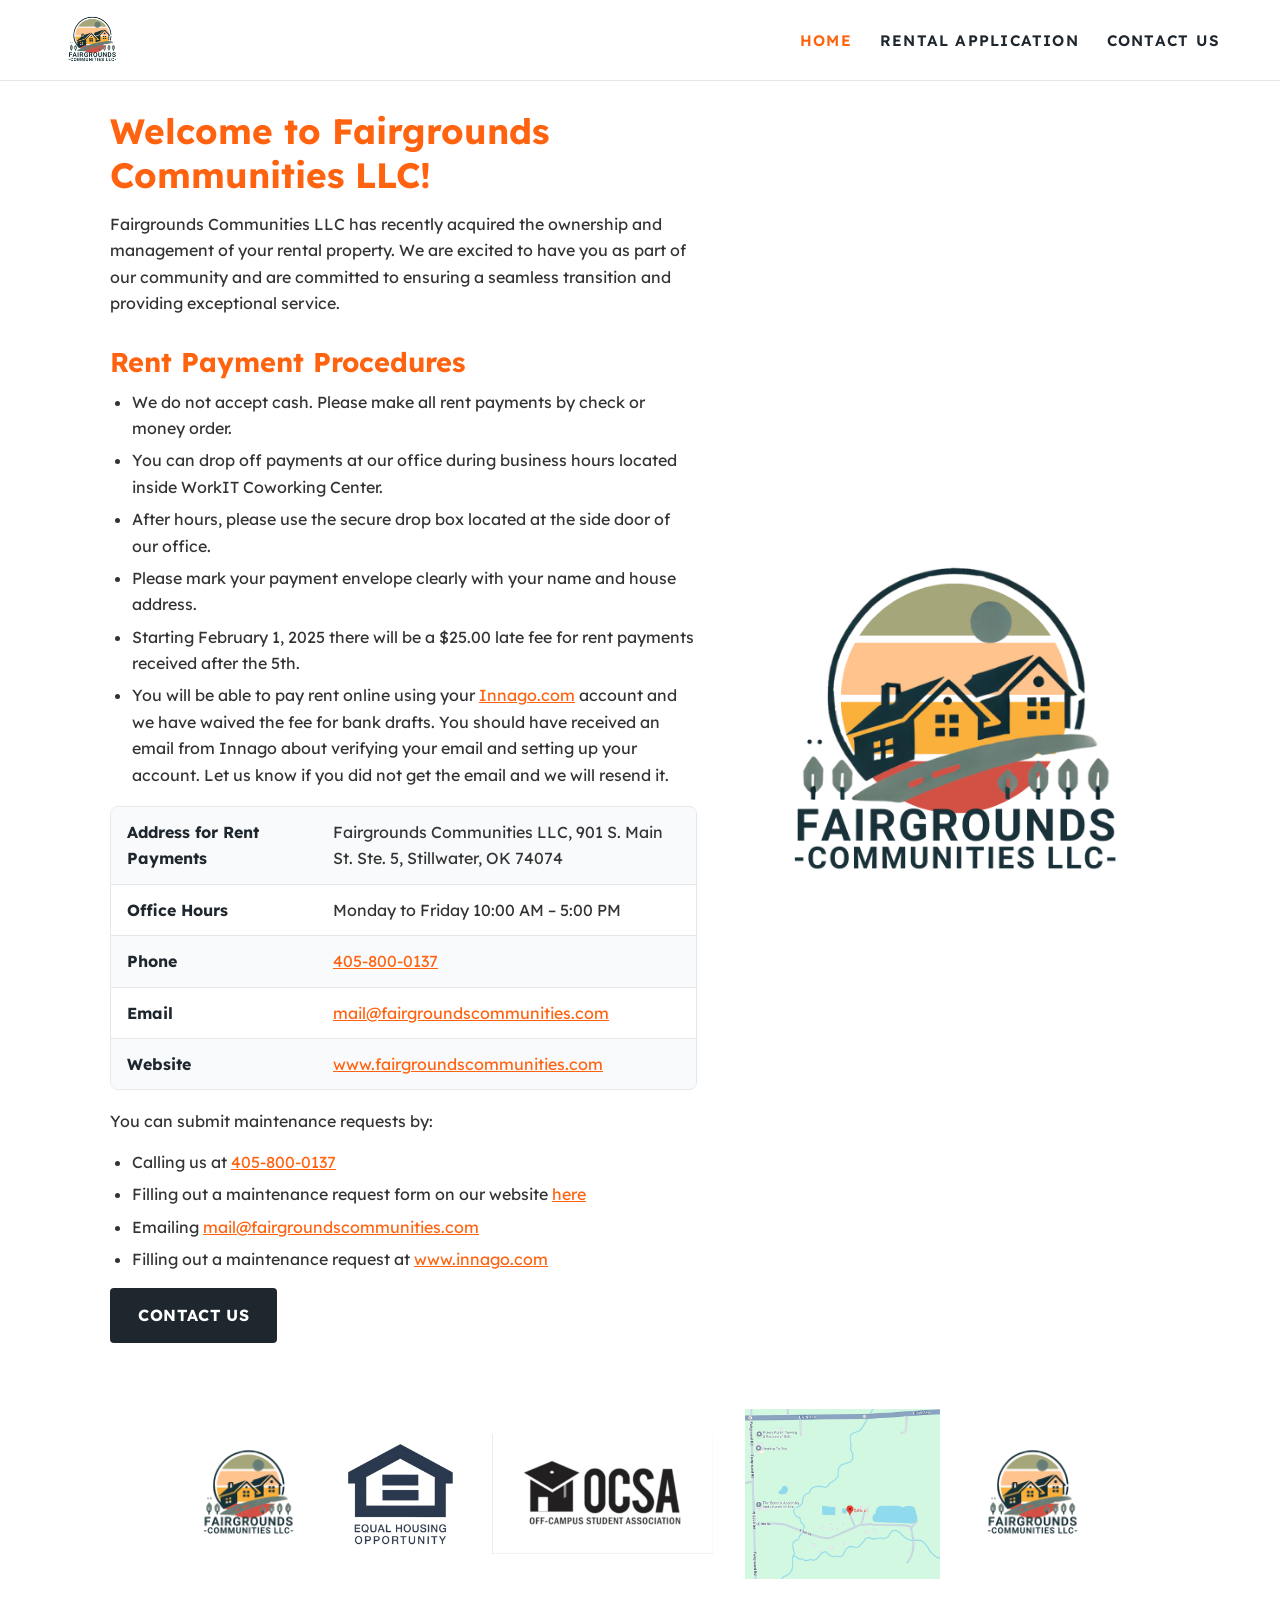
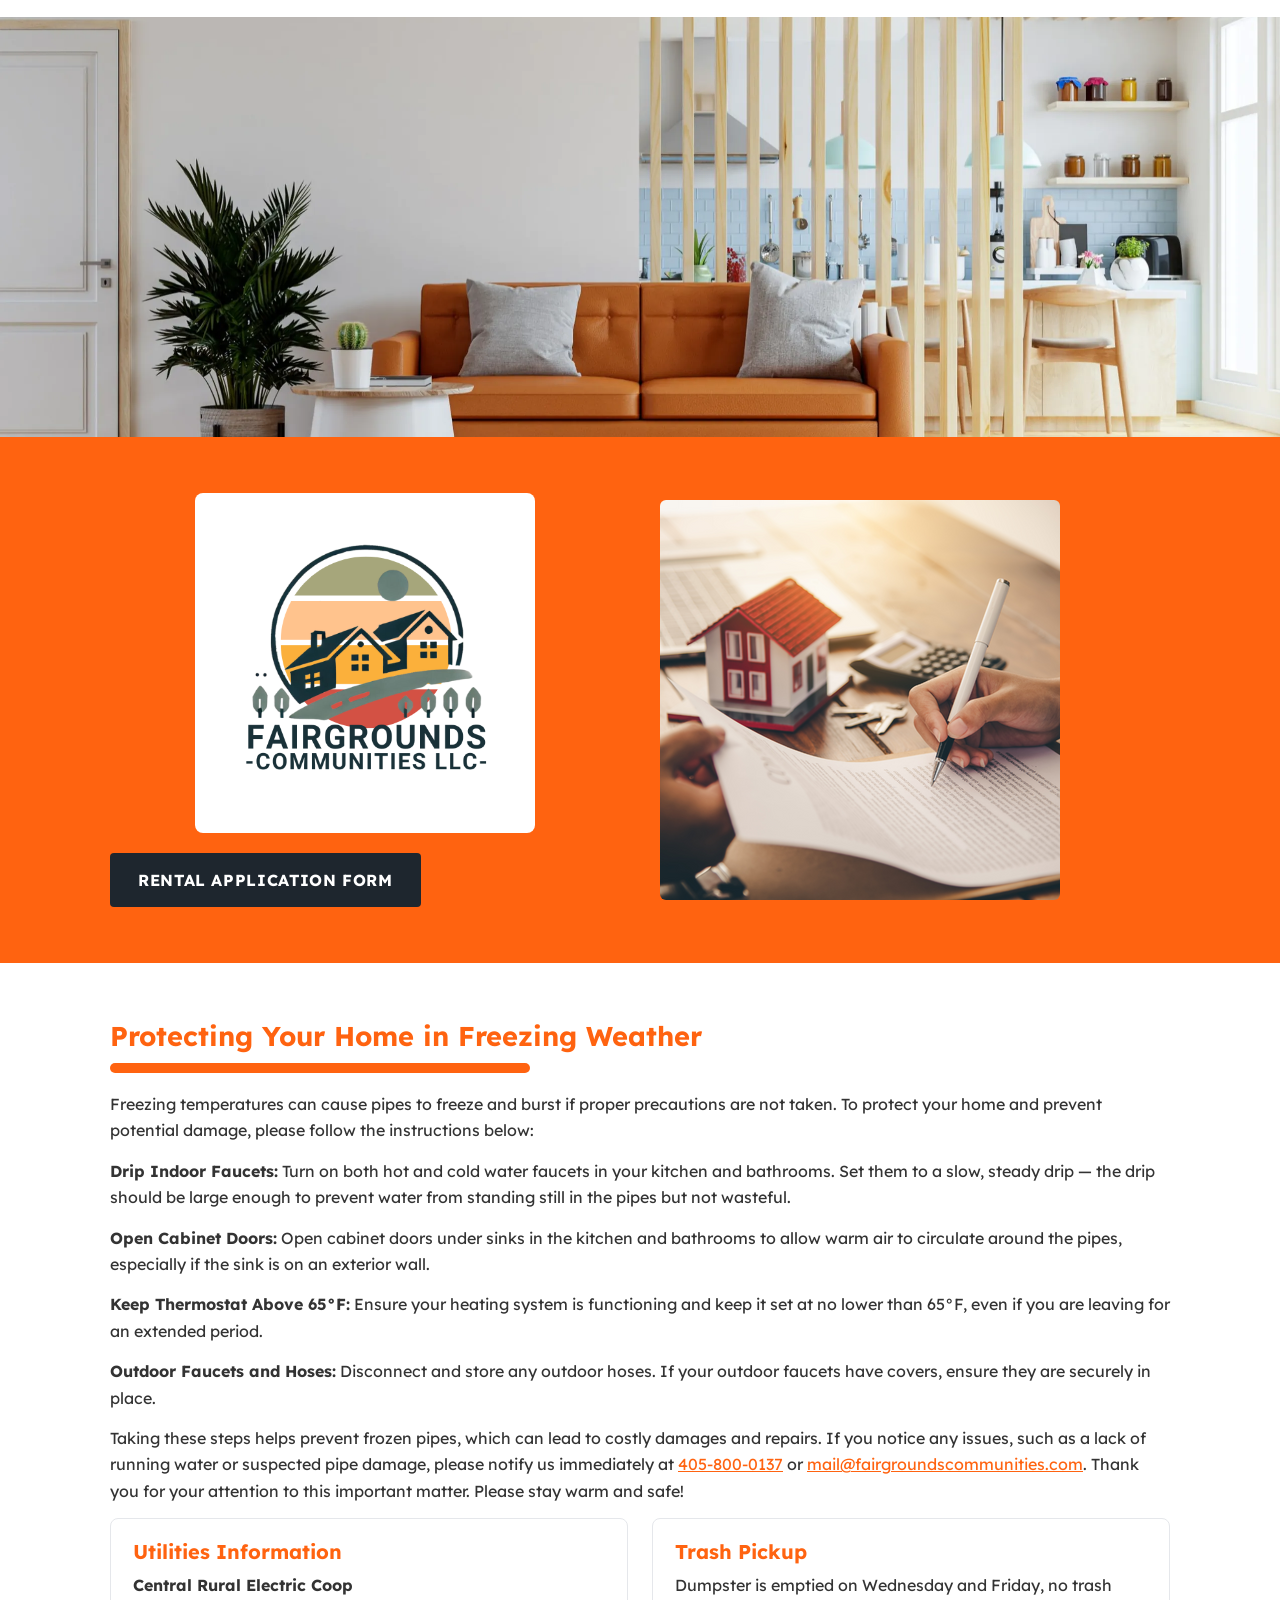
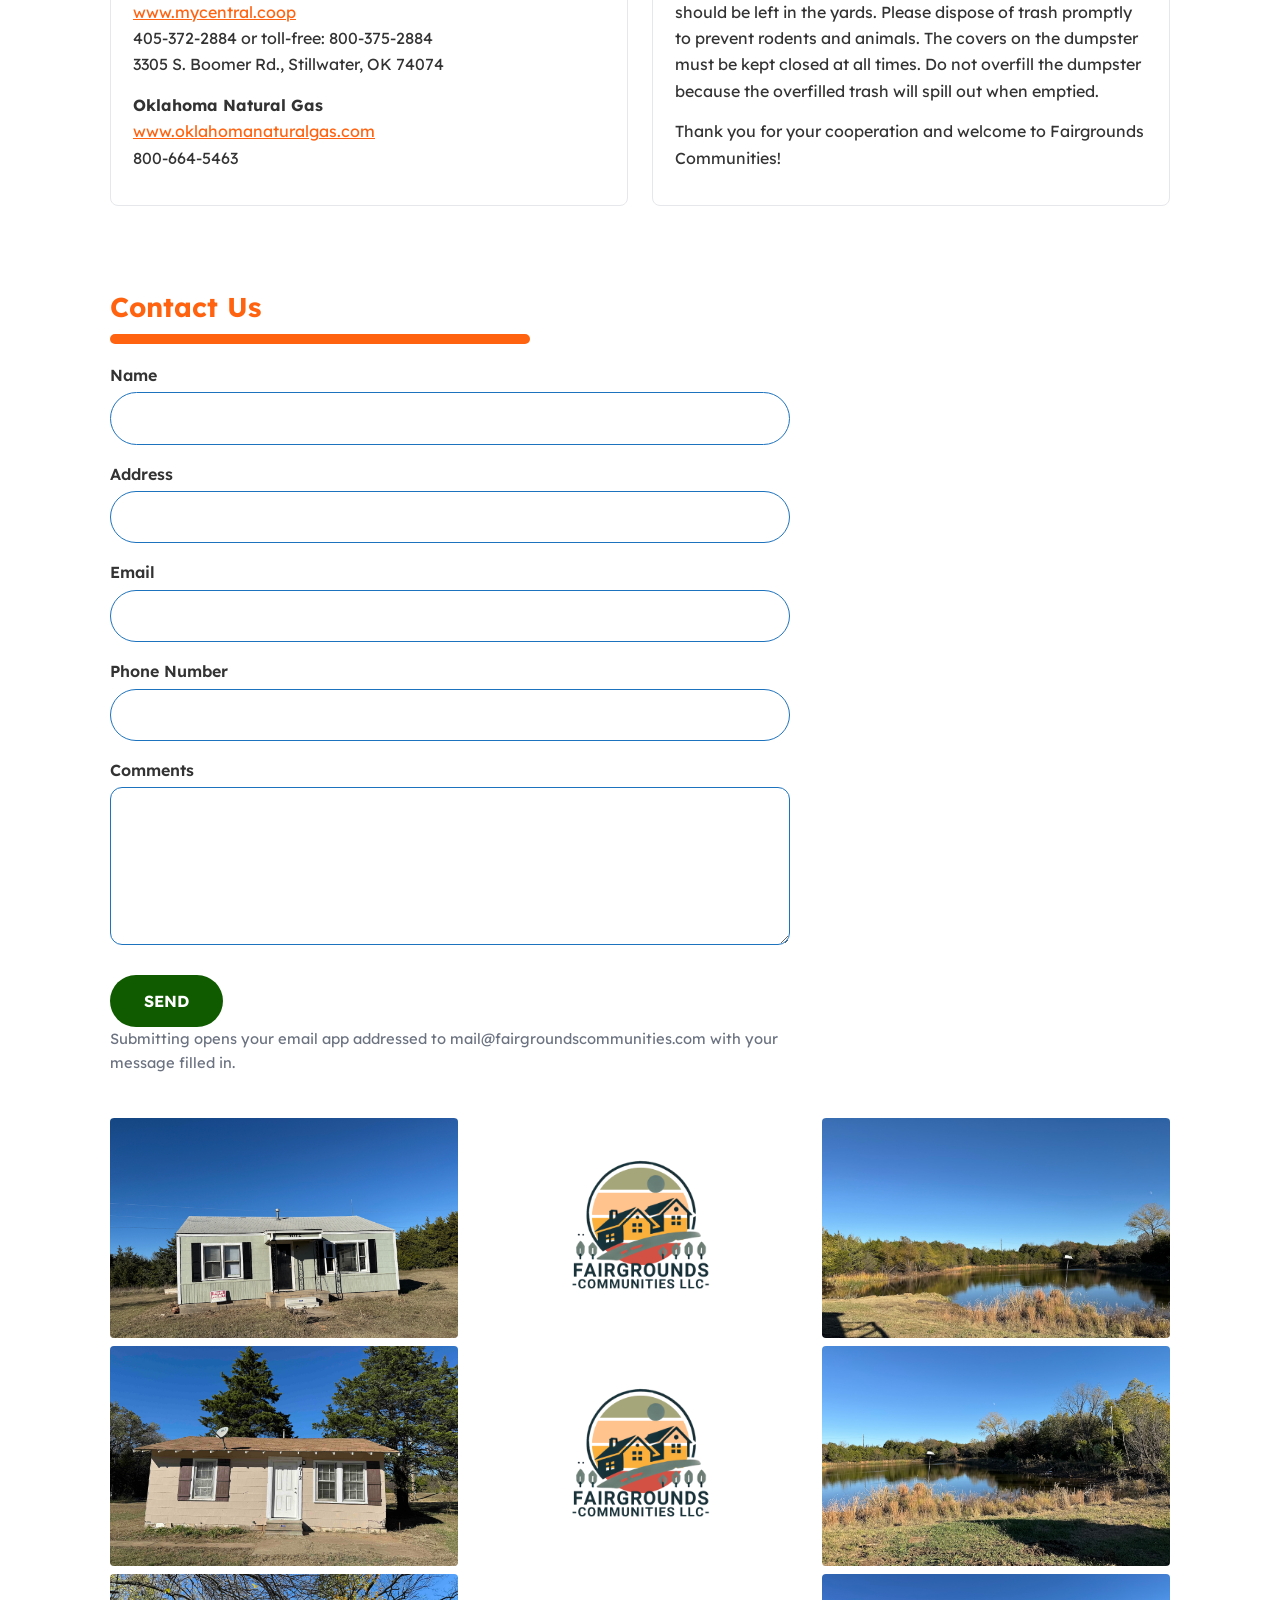
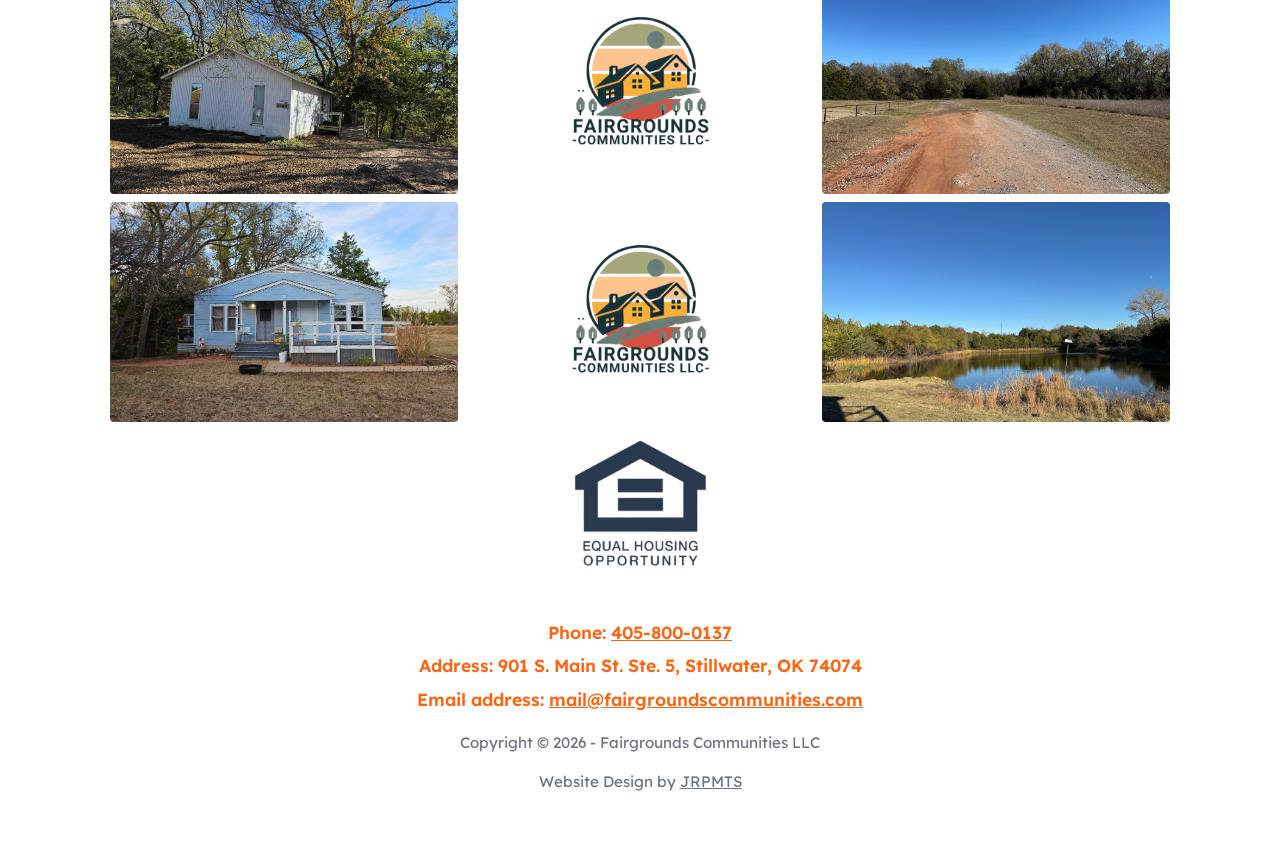
<file: index.html>
<!doctype html>
<html lang="en-US"><head><meta charset="UTF-8">
<title>Fairgrounds Communities LLC – Local, Affordable, Reliable houses in Stillwater, OK</title>
<meta name="robots" content="noindex, nofollow">
<meta name="viewport" content="width=device-width, initial-scale=1">
<meta name="theme-color" content="#ff6310">
<link rel="preconnect" href="https://fonts.googleapis.com">
<link rel="preconnect" href="https://fonts.gstatic.com" crossorigin>
<link rel="icon" href="/images/logo.png">
<link rel="stylesheet" href="https://fonts.googleapis.com/css2?family=Lexend:wght@400;500;600;700&display=swap">
<link rel="stylesheet" href="/styles.css">
</head><body>
<header class="site"><div class="header-inner">
<a class="logo" href="/"><img src="/images/logo.png" alt="Fairgrounds Communities LLC logo" width="500" height="500"></a>
<button class="menu-toggle" type="button" aria-label="Open menu">Menu</button>
<nav class="main" aria-label="Main navigation"><ul><li><a href="/" class="active">Home</a></li><li><a href="/services/" class="">Rental Application</a></li><li><a href="/contact/" class="">Contact Us</a></li></ul></nav>
</div></header>
<main>
<section><div class="wrap"><div class="welcome"><div>
<h1>Welcome to Fairgrounds Communities LLC!</h1>
<p>Fairgrounds Communities LLC has recently acquired the ownership and management of your rental property. We are excited to have you as part of our community and are committed to ensuring a seamless transition and providing exceptional service.</p>
<h2>Rent Payment Procedures</h2>
<ul>
<li>We do not accept cash. Please make all rent payments by check or money order.</li>
<li>You can drop off payments at our office during business hours located inside WorkIT Coworking Center.</li>
<li>After hours, please use the secure drop box located at the side door of our office.</li>
<li>Please mark your payment envelope clearly with your name and house address.</li>
<li>Starting February 1, 2025 there will be a $25.00 late fee for rent payments received after the 5th.</li>
<li>You will be able to pay rent online using your <a href="https://www.innago.com/">Innago.com</a> account and we have waived the fee for bank drafts. You should have received an email from Innago about verifying your email and setting up your account. Let us know if you did not get the email and we will resend it.</li>
</ul>
<div class="info-box">
<div class="info-row"><span class="info-label">Address for Rent Payments</span><span class="info-value">Fairgrounds Communities LLC, 901 S. Main St. Ste. 5, Stillwater, OK 74074</span></div>
<div class="info-row"><span class="info-label">Office Hours</span><span class="info-value">Monday to Friday 10:00 AM &ndash; 5:00 PM</span></div>
<div class="info-row"><span class="info-label">Phone</span><span class="info-value"><a href="tel:+14058000137">405-800-0137</a></span></div>
<div class="info-row"><span class="info-label">Email</span><span class="info-value"><a href="mailto:mail@fairgroundscommunities.com">mail@fairgroundscommunities.com</a></span></div>
<div class="info-row"><span class="info-label">Website</span><span class="info-value"><a href="/">www.fairgroundscommunities.com</a></span></div>
</div>
<p>You can submit maintenance requests by:</p>
<ul class="maint-list">
<li>Calling us at <a href="tel:+14058000137">405-800-0137</a></li>
<li>Filling out a maintenance request form on our website <a href="/contact/">here</a></li>
<li>Emailing <a href="mailto:mail@fairgroundscommunities.com">mail@fairgroundscommunities.com</a></li>
<li>Filling out a maintenance request at <a href="https://www.innago.com/">www.innago.com</a></li>
</ul>
<a class="btn" href="/contact/">Contact Us</a>
</div>
<div class="big-logo"><img src="/images/logo.png" alt="Fairgrounds Communities LLC logo — houses under a sunset arch"></div>
</div></div></section>
<section><div class="wrap"><div class="logos-row">
<img src="/images/logo.png" alt="Fairgrounds Communities LLC logo">
<img src="/images/equal-opp.png" alt="Equal Housing Opportunity logo">
<img src="/images/ocsa-logo.jpg" alt="OCSA — Off-Campus Student Association logo">
<a href="https://www.google.com/maps/search/?api=1&query=900+S+Fairgrounds+Rd+Stillwater+OK+74074"><img class="tall" src="/images/map.png" alt="Map showing Fairgrounds Communities, 900 S Fairgrounds Rd, Stillwater, OK — tap to open in Google Maps"></a>
<img src="/images/logo.png" alt="Fairgrounds Communities LLC logo">
</div></div></section>
<section class="photo-band"><img src="/images/contact-bg.webp" alt="Bright living room and kitchen interior with an orange sofa" loading="lazy" decoding="async"></section>
<section class="app-band"><div class="wrap"><div>
<img class="band-logo" src="/images/logo.png" alt="Fairgrounds Communities LLC logo">
<a class="btn" href="https://opnform.com/forms/fairgrounds-communities-rental-application-ruu3rn">Rental Application Form</a>
</div><div>
<img class="signing" src="/images/application-signing.png" alt="Signing a rental application at a desk, with a model house, calculator and keys" loading="lazy" decoding="async">
</div></div></section>
<section><div class="wrap">
<h2>Protecting Your Home in Freezing Weather</h2>
<div class="rule" aria-hidden="true"></div>
<p>Freezing temperatures can cause pipes to freeze and burst if proper precautions are not taken. To protect your home and prevent potential damage, please follow the instructions below:</p>
<p><strong>Drip Indoor Faucets:</strong> Turn on both hot and cold water faucets in your kitchen and bathrooms. Set them to a slow, steady drip &mdash; the drip should be large enough to prevent water from standing still in the pipes but not wasteful.</p>
<p><strong>Open Cabinet Doors:</strong> Open cabinet doors under sinks in the kitchen and bathrooms to allow warm air to circulate around the pipes, especially if the sink is on an exterior wall.</p>
<p><strong>Keep Thermostat Above 65&deg;F:</strong> Ensure your heating system is functioning and keep it set at no lower than 65&deg;F, even if you are leaving for an extended period.</p>
<p><strong>Outdoor Faucets and Hoses:</strong> Disconnect and store any outdoor hoses. If your outdoor faucets have covers, ensure they are securely in place.</p>
<p>Taking these steps helps prevent frozen pipes, which can lead to costly damages and repairs. If you notice any issues, such as a lack of running water or suspected pipe damage, please notify us immediately at <a href="tel:+14058000137">405-800-0137</a> or <a href="mailto:mail@fairgroundscommunities.com">mail@fairgroundscommunities.com</a>. Thank you for your attention to this important matter. Please stay warm and safe!</p>
<div class="cards">
<div class="card">
<h3>Utilities Information</h3>
<p><strong>Central Rural Electric Coop</strong><br><a href="https://www.mycentral.coop">www.mycentral.coop</a><br>405-372-2884 or toll-free: 800-375-2884<br>3305 S. Boomer Rd., Stillwater, OK 74074</p>
<p><strong>Oklahoma Natural Gas</strong><br><a href="https://www.oklahomanaturalgas.com">www.oklahomanaturalgas.com</a><br>800-664-5463</p>
</div>
<div class="card">
<h3>Trash Pickup</h3>
<p>Dumpster is emptied on Wednesday and Friday, no trash should be left in the yards. Please dispose of trash promptly to prevent rodents and animals. The covers on the dumpster must be kept closed at all times. Do not overfill the dumpster because the overfilled trash will spill out when emptied.</p>
<p>Thank you for your cooperation and welcome to Fairgrounds Communities!</p>
</div>
</div>
</div></section>
<section><div class="wrap">
<h2>Contact Us</h2>
<div class="rule" aria-hidden="true"></div>
<form class="site-form" id="contact-form">
<div><label for="c-name">Name</label><input id="c-name" name="name" type="text" required autocomplete="name"></div>
<div><label for="c-address">Address</label><input id="c-address" name="address" type="text" autocomplete="street-address"></div>
<div><label for="c-email">Email</label><input id="c-email" name="email" type="email" required autocomplete="email"></div>
<div><label for="c-phone">Phone Number</label><input id="c-phone" name="phone" type="tel" autocomplete="tel"></div>
<div><label for="c-comments">Comments</label><textarea id="c-comments" name="comments" rows="5" required></textarea></div>
<button type="submit">Send</button>
<p class="note">Submitting opens your email app addressed to mail@fairgroundscommunities.com with your message filled in.</p>
</form>
</div></section>
</main>
<footer class="site">
<div class="tile-grid"><img src="/images/house-5012.jpeg" alt="5012 Callie Ln" loading="lazy" decoding="async"><img src="/images/logo.png" alt="Fairgrounds Communities LLC logo" loading="lazy" decoding="async" class="logo-tile"><img src="/images/pond2.jpeg" alt="Fairgrounds Communities pond" loading="lazy" decoding="async"><img src="/images/house-4912.jpeg" alt="4912 E 9th St" loading="lazy" decoding="async"><img src="/images/logo.png" alt="Fairgrounds Communities LLC logo" loading="lazy" decoding="async" class="logo-tile"><img src="/images/pond1.jpeg" alt="Fairgrounds Communities pond" loading="lazy" decoding="async"><img src="/images/house-4909.jpeg" alt="4909 E 9th St" loading="lazy" decoding="async"><img src="/images/logo.png" alt="Fairgrounds Communities LLC logo" loading="lazy" decoding="async" class="logo-tile"><img src="/images/entrance.jpg" alt="Fairgrounds Communities entrance, 9th St" loading="lazy" decoding="async"><img src="/images/duplex-4812.jpg" alt="4812 E 9th St duplex" loading="lazy" decoding="async"><img src="/images/logo.png" alt="Fairgrounds Communities LLC logo" loading="lazy" decoding="async" class="logo-tile"><img src="/images/pond2.jpeg" alt="Fairgrounds Communities pond" loading="lazy" decoding="async"></div>
<div class="footer-equal"><img src="/images/equal-opp.png" alt="Equal Housing Opportunity logo" loading="lazy" decoding="async"></div>
<div class="footer-contact">
Phone: <a href="tel:+14058000137">405-800-0137</a><br>
Address: 901 S. Main St. Ste. 5, Stillwater, OK 74074<br>
Email address: <a href="mailto:mail@fairgroundscommunities.com">mail@fairgroundscommunities.com</a>
</div>
<div class="footer-copy">
<p>Copyright &copy; 2026 - Fairgrounds Communities LLC</p>
<p>Website Design by <a href="https://jrpmts.com/">JRPMTS</a></p>
</div>
</footer>
<script src="/script.js"></script>
</body></html>
</file>
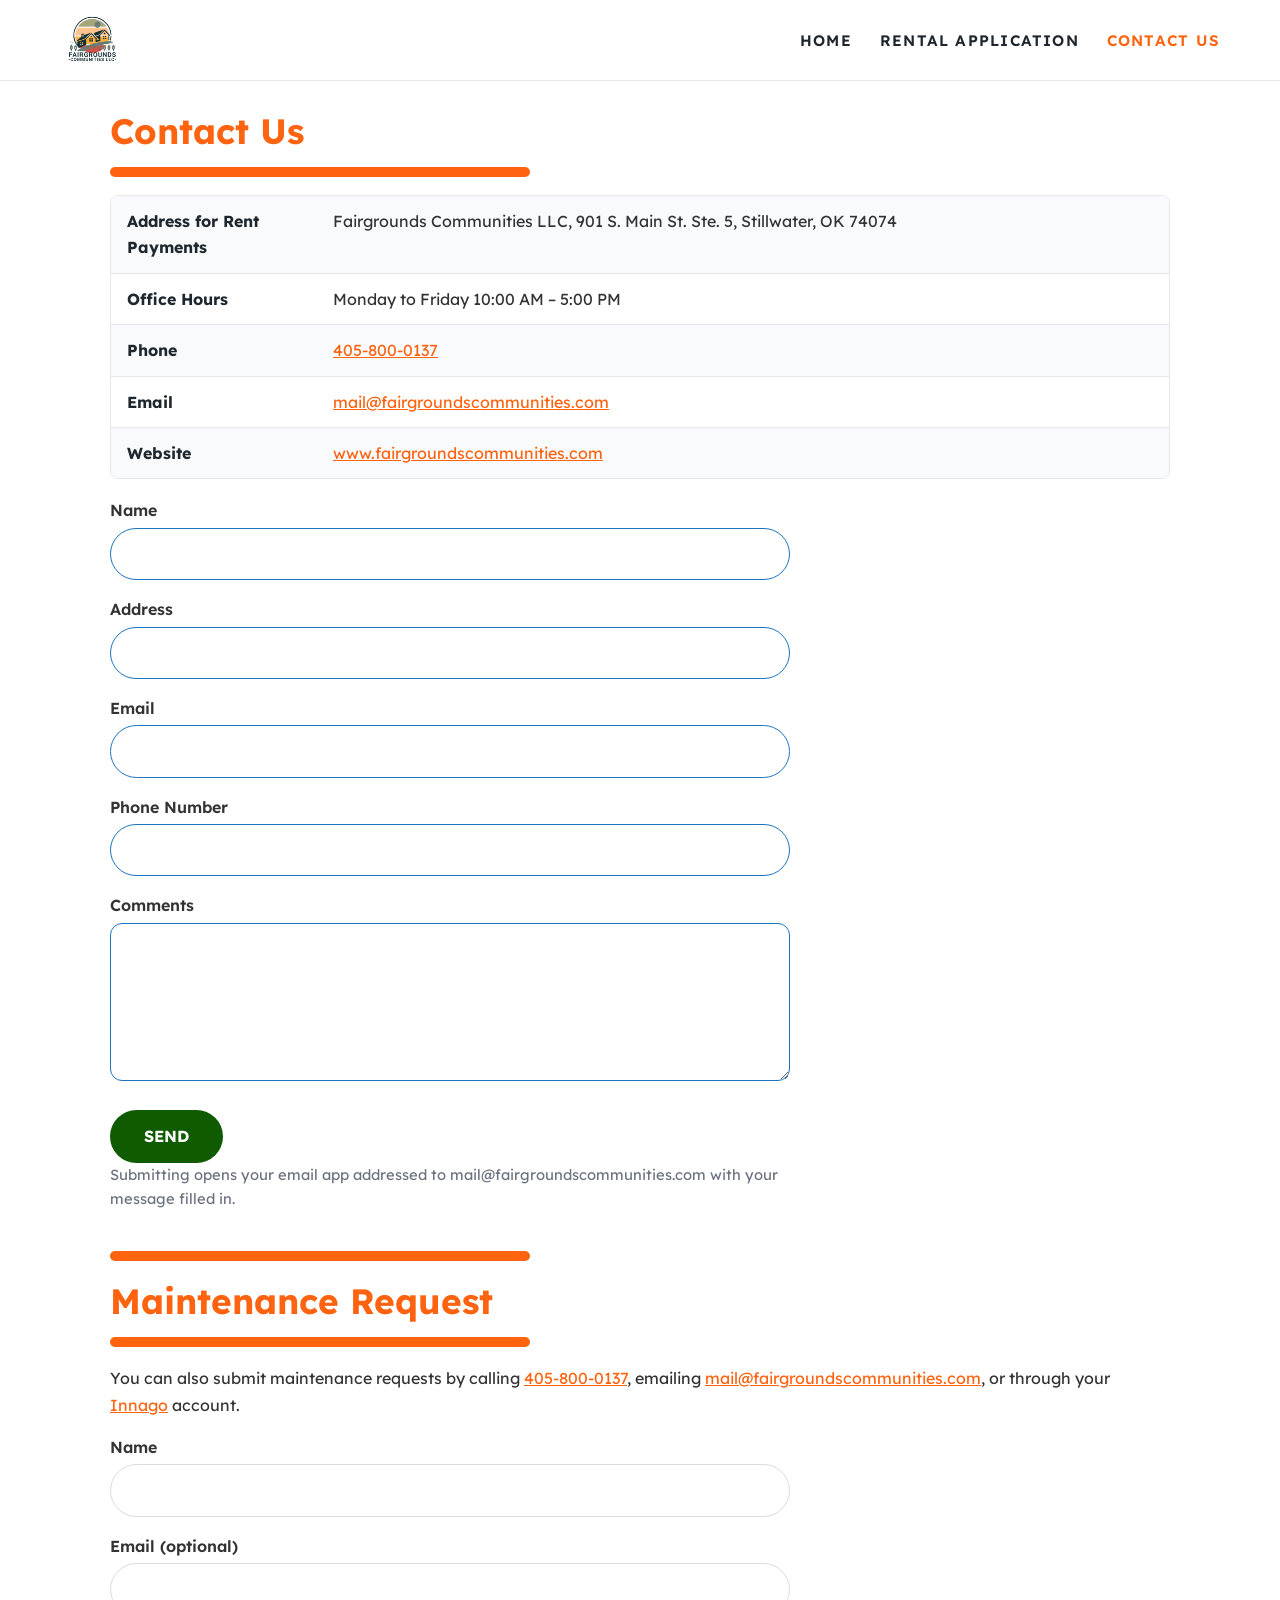
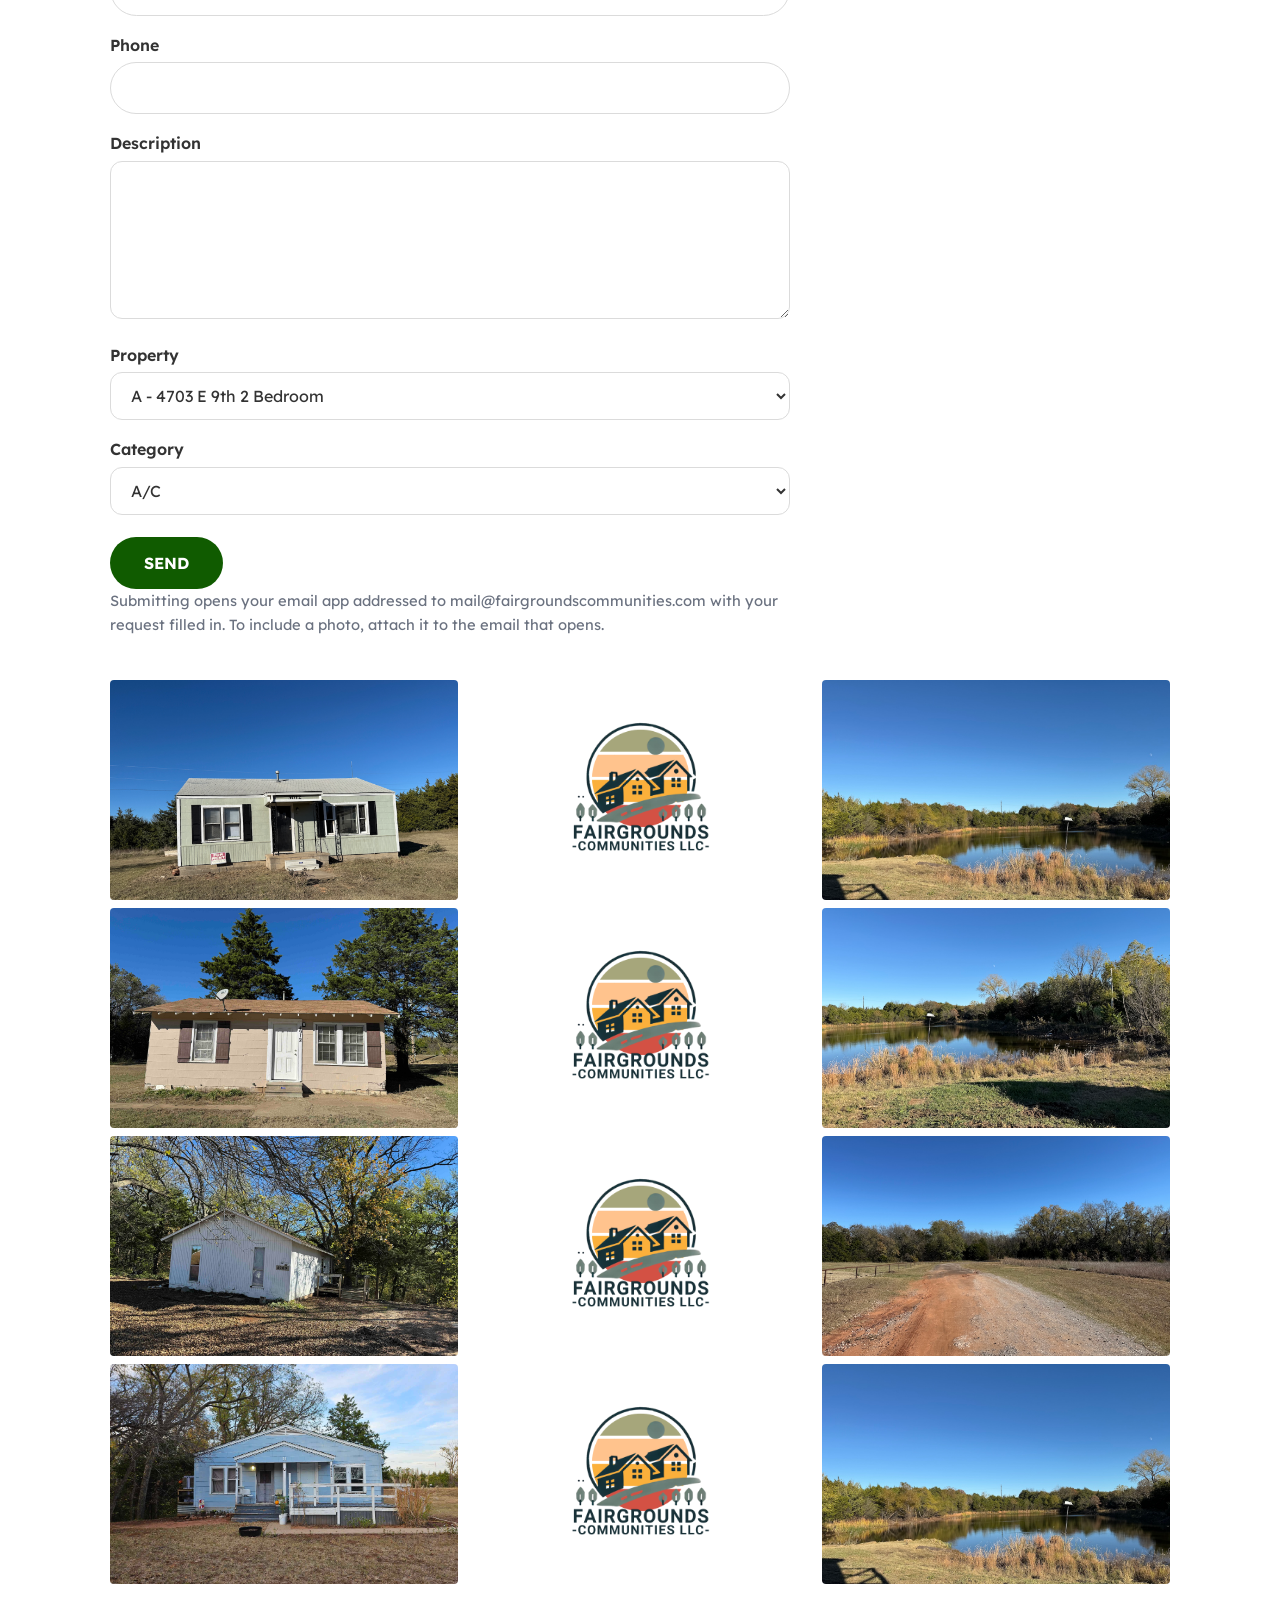
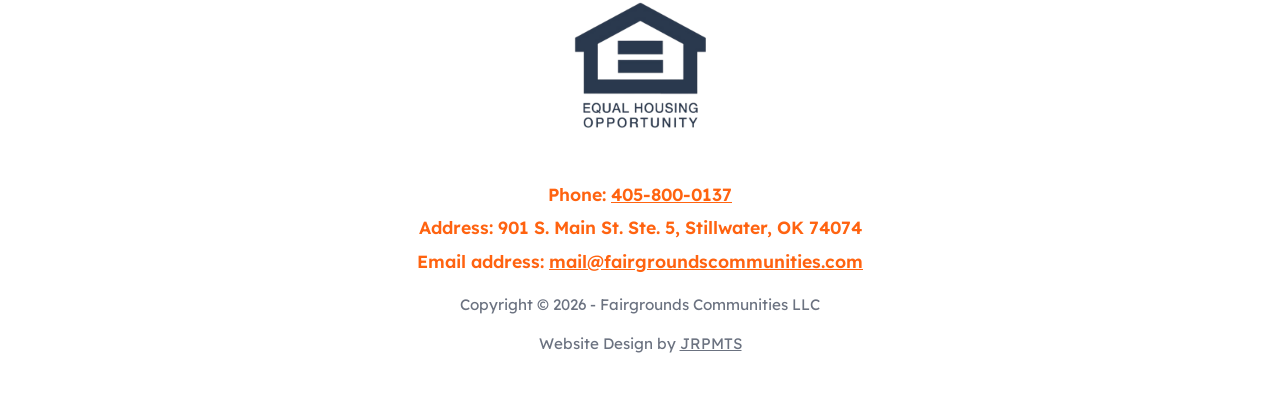
<file: contact/index.html>
<!doctype html>
<html lang="en-US"><head><meta charset="UTF-8">
<title>Contact Us – Fairgrounds Communities LLC</title>
<meta name="robots" content="noindex, nofollow">
<meta name="viewport" content="width=device-width, initial-scale=1">
<meta name="theme-color" content="#ff6310">
<link rel="preconnect" href="https://fonts.googleapis.com">
<link rel="preconnect" href="https://fonts.gstatic.com" crossorigin>
<link rel="icon" href="/images/logo.png">
<link rel="stylesheet" href="https://fonts.googleapis.com/css2?family=Lexend:wght@400;500;600;700&display=swap">
<link rel="stylesheet" href="/styles.css">
</head><body>
<header class="site"><div class="header-inner">
<a class="logo" href="/"><img src="/images/logo.png" alt="Fairgrounds Communities LLC logo" width="500" height="500"></a>
<button class="menu-toggle" type="button" aria-label="Open menu">Menu</button>
<nav class="main" aria-label="Main navigation"><ul><li><a href="/" class="">Home</a></li><li><a href="/services/" class="">Rental Application</a></li><li><a href="/contact/" class="active">Contact Us</a></li></ul></nav>
</div></header>
<main>
<section><div class="wrap">
<h1>Contact Us</h1>
<div class="rule" aria-hidden="true"></div>
<div class="info-box">
<div class="info-row"><span class="info-label">Address for Rent Payments</span><span class="info-value">Fairgrounds Communities LLC, 901 S. Main St. Ste. 5, Stillwater, OK 74074</span></div>
<div class="info-row"><span class="info-label">Office Hours</span><span class="info-value">Monday to Friday 10:00 AM &ndash; 5:00 PM</span></div>
<div class="info-row"><span class="info-label">Phone</span><span class="info-value"><a href="tel:+14058000137">405-800-0137</a></span></div>
<div class="info-row"><span class="info-label">Email</span><span class="info-value"><a href="mailto:mail@fairgroundscommunities.com">mail@fairgroundscommunities.com</a></span></div>
<div class="info-row"><span class="info-label">Website</span><span class="info-value"><a href="/">www.fairgroundscommunities.com</a></span></div>
</div>
<form class="site-form" id="contact-form">
<div><label for="c-name">Name</label><input id="c-name" name="name" type="text" required autocomplete="name"></div>
<div><label for="c-address">Address</label><input id="c-address" name="address" type="text" autocomplete="street-address"></div>
<div><label for="c-email">Email</label><input id="c-email" name="email" type="email" required autocomplete="email"></div>
<div><label for="c-phone">Phone Number</label><input id="c-phone" name="phone" type="tel" autocomplete="tel"></div>
<div><label for="c-comments">Comments</label><textarea id="c-comments" name="comments" rows="5" required></textarea></div>
<button type="submit">Send</button>
<p class="note">Submitting opens your email app addressed to mail@fairgroundscommunities.com with your message filled in.</p>
</form>
<div class="rule" aria-hidden="true" style="margin-top:40px"></div>
<h1>Maintenance Request</h1>
<div class="rule" aria-hidden="true"></div>
<p>You can also submit maintenance requests by calling <a href="tel:+14058000137">405-800-0137</a>, emailing <a href="mailto:mail@fairgroundscommunities.com">mail@fairgroundscommunities.com</a>, or through your <a href="https://www.innago.com/">Innago</a> account.</p>
<form class="site-form maint" id="maint-form">
<div><label for="m-name">Name</label><input id="m-name" name="name" type="text" required autocomplete="name"></div>
<div><label for="m-email">Email (optional)</label><input id="m-email" name="email" type="email" autocomplete="email"></div>
<div><label for="m-phone">Phone</label><input id="m-phone" name="phone" type="tel" required autocomplete="tel"></div>
<div><label for="m-description">Description</label><textarea id="m-description" name="description" rows="5" required></textarea></div>
<div><label for="m-property">Property</label><select id="m-property" name="property" required><option value="A - 4703 E 9th 2 Bedroom">A - 4703 E 9th 2 Bedroom</option><option value="B- 4805 E 9th 1 Bedroom">B- 4805 E 9th 1 Bedroom</option><option value="C - 4903 E 9th 2 Bedroom">C - 4903 E 9th 2 Bedroom</option><option value="D - 4909 E 9th 2 Bedroom">D - 4909 E 9th 2 Bedroom</option><option value="F - 5013 E 9th 1 Bedroom">F - 5013 E 9th 1 Bedroom</option><option value="G - 5119 E 9th 1 Bedroom">G - 5119 E 9th 1 Bedroom</option><option value="H - 4810 E 9th Duplex 1 Bedroom">H - 4810 E 9th Duplex 1 Bedroom</option><option value="H - 4812 E 9th Duplex 1 Bedroom">H - 4812 E 9th Duplex 1 Bedroom</option><option value="I - 4912 E 9th 2 Bedroom">I - 4912 E 9th 2 Bedroom</option><option value="J - 4922 E 9th 1 Bedroom">J - 4922 E 9th 1 Bedroom</option><option value="O - 5014 Callie 2 Bedroom">O - 5014 Callie 2 Bedroom</option><option value="P - 5012 Callie 2 Bedroom">P - 5012 Callie 2 Bedroom</option><option value="Q - 5010 Callie 1 Bedroom">Q - 5010 Callie 1 Bedroom</option><option value="R - 5008 Callie 2 Bedroom">R - 5008 Callie 2 Bedroom</option></select></div>
<div><label for="m-category">Category</label><select id="m-category" name="category" required><option value="A/C">A/C</option><option value="Appliance">Appliance</option><option value="Electrical">Electrical</option><option value="Heat">Heat</option><option value="Kitchen">Kitchen</option><option value="Plumbing">Plumbing</option><option value="Other">Other</option></select></div>
<button type="submit">Send</button>
<p class="note">Submitting opens your email app addressed to mail@fairgroundscommunities.com with your request filled in. To include a photo, attach it to the email that opens.</p>
</form>
</div></section>
</main>
<footer class="site">
<div class="tile-grid"><img src="/images/house-5012.jpeg" alt="5012 Callie Ln" loading="lazy" decoding="async"><img src="/images/logo.png" alt="Fairgrounds Communities LLC logo" loading="lazy" decoding="async" class="logo-tile"><img src="/images/pond2.jpeg" alt="Fairgrounds Communities pond" loading="lazy" decoding="async"><img src="/images/house-4912.jpeg" alt="4912 E 9th St" loading="lazy" decoding="async"><img src="/images/logo.png" alt="Fairgrounds Communities LLC logo" loading="lazy" decoding="async" class="logo-tile"><img src="/images/pond1.jpeg" alt="Fairgrounds Communities pond" loading="lazy" decoding="async"><img src="/images/house-4909.jpeg" alt="4909 E 9th St" loading="lazy" decoding="async"><img src="/images/logo.png" alt="Fairgrounds Communities LLC logo" loading="lazy" decoding="async" class="logo-tile"><img src="/images/entrance.jpg" alt="Fairgrounds Communities entrance, 9th St" loading="lazy" decoding="async"><img src="/images/duplex-4812.jpg" alt="4812 E 9th St duplex" loading="lazy" decoding="async"><img src="/images/logo.png" alt="Fairgrounds Communities LLC logo" loading="lazy" decoding="async" class="logo-tile"><img src="/images/pond2.jpeg" alt="Fairgrounds Communities pond" loading="lazy" decoding="async"></div>
<div class="footer-equal"><img src="/images/equal-opp.png" alt="Equal Housing Opportunity logo" loading="lazy" decoding="async"></div>
<div class="footer-contact">
Phone: <a href="tel:+14058000137">405-800-0137</a><br>
Address: 901 S. Main St. Ste. 5, Stillwater, OK 74074<br>
Email address: <a href="mailto:mail@fairgroundscommunities.com">mail@fairgroundscommunities.com</a>
</div>
<div class="footer-copy">
<p>Copyright &copy; 2026 - Fairgrounds Communities LLC</p>
<p>Website Design by <a href="https://jrpmts.com/">JRPMTS</a></p>
</div>
</footer>
<script src="/script.js"></script>
</body></html>
</file>
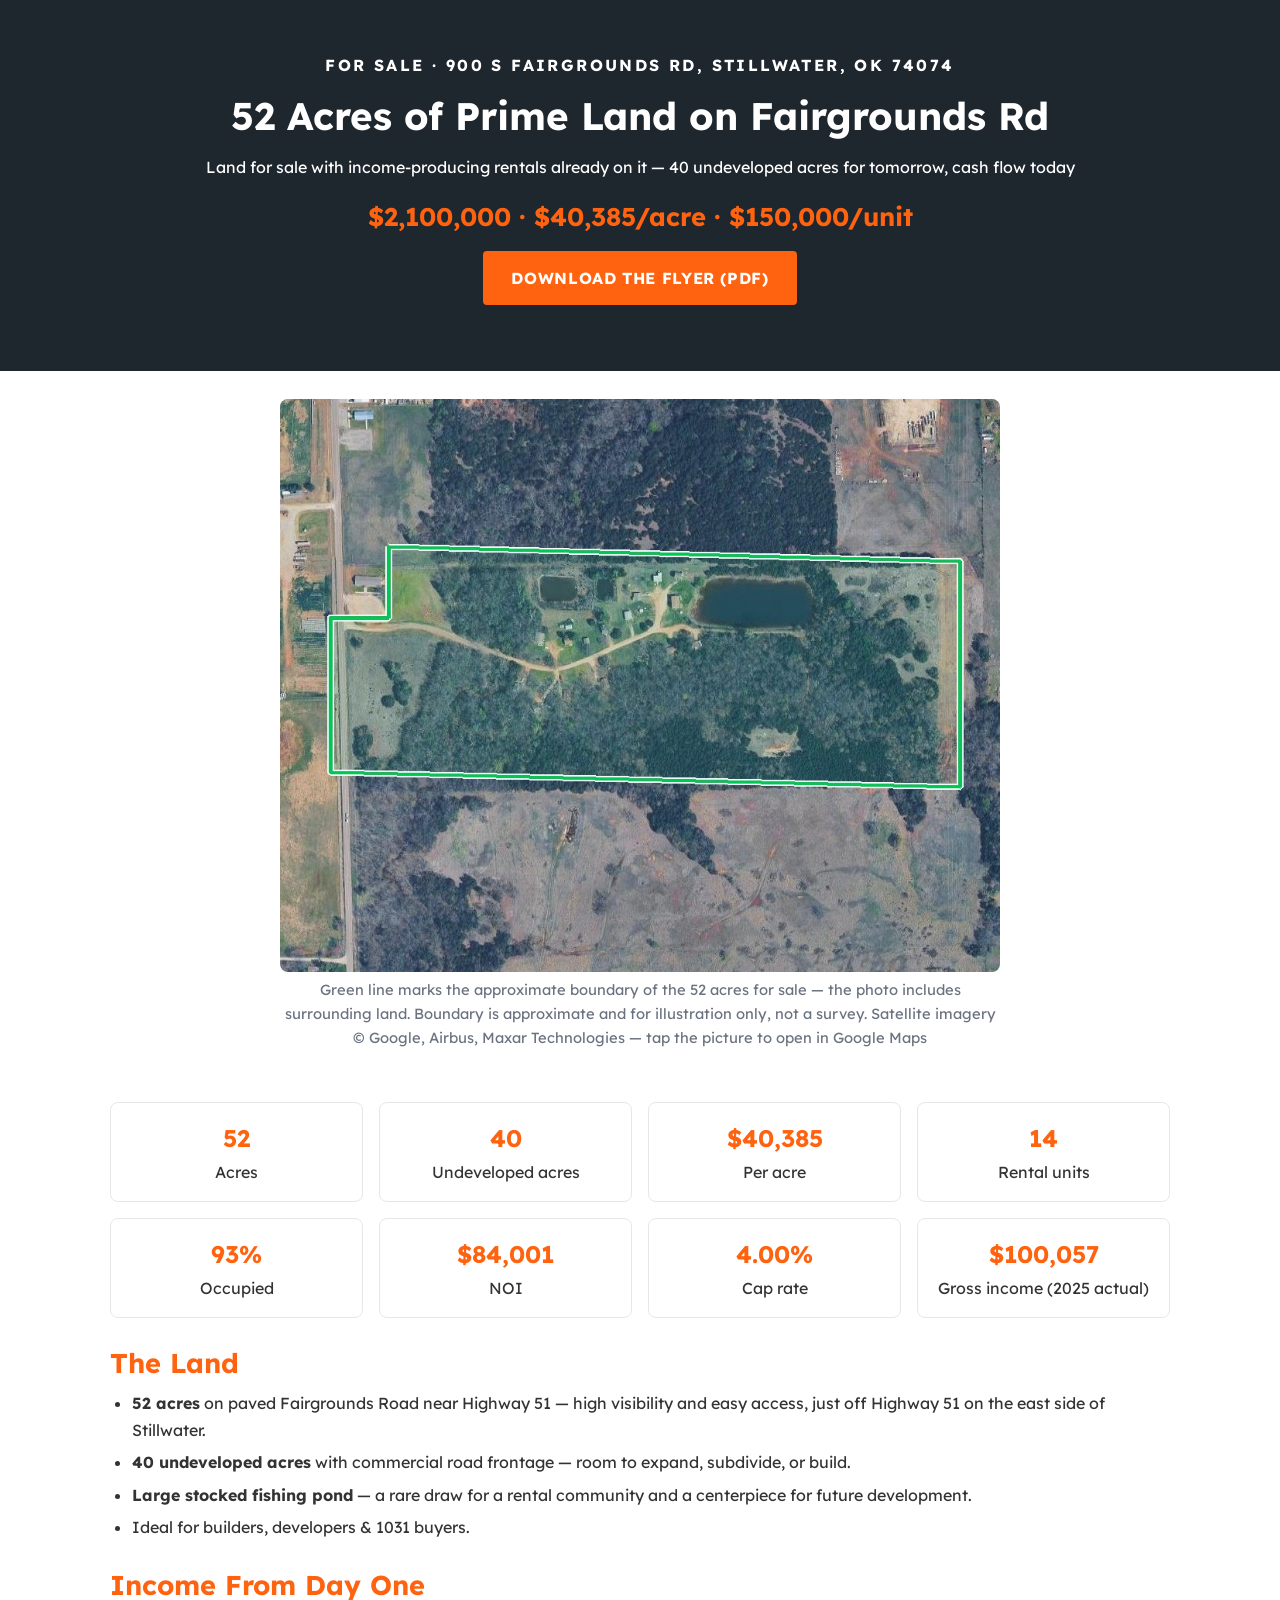
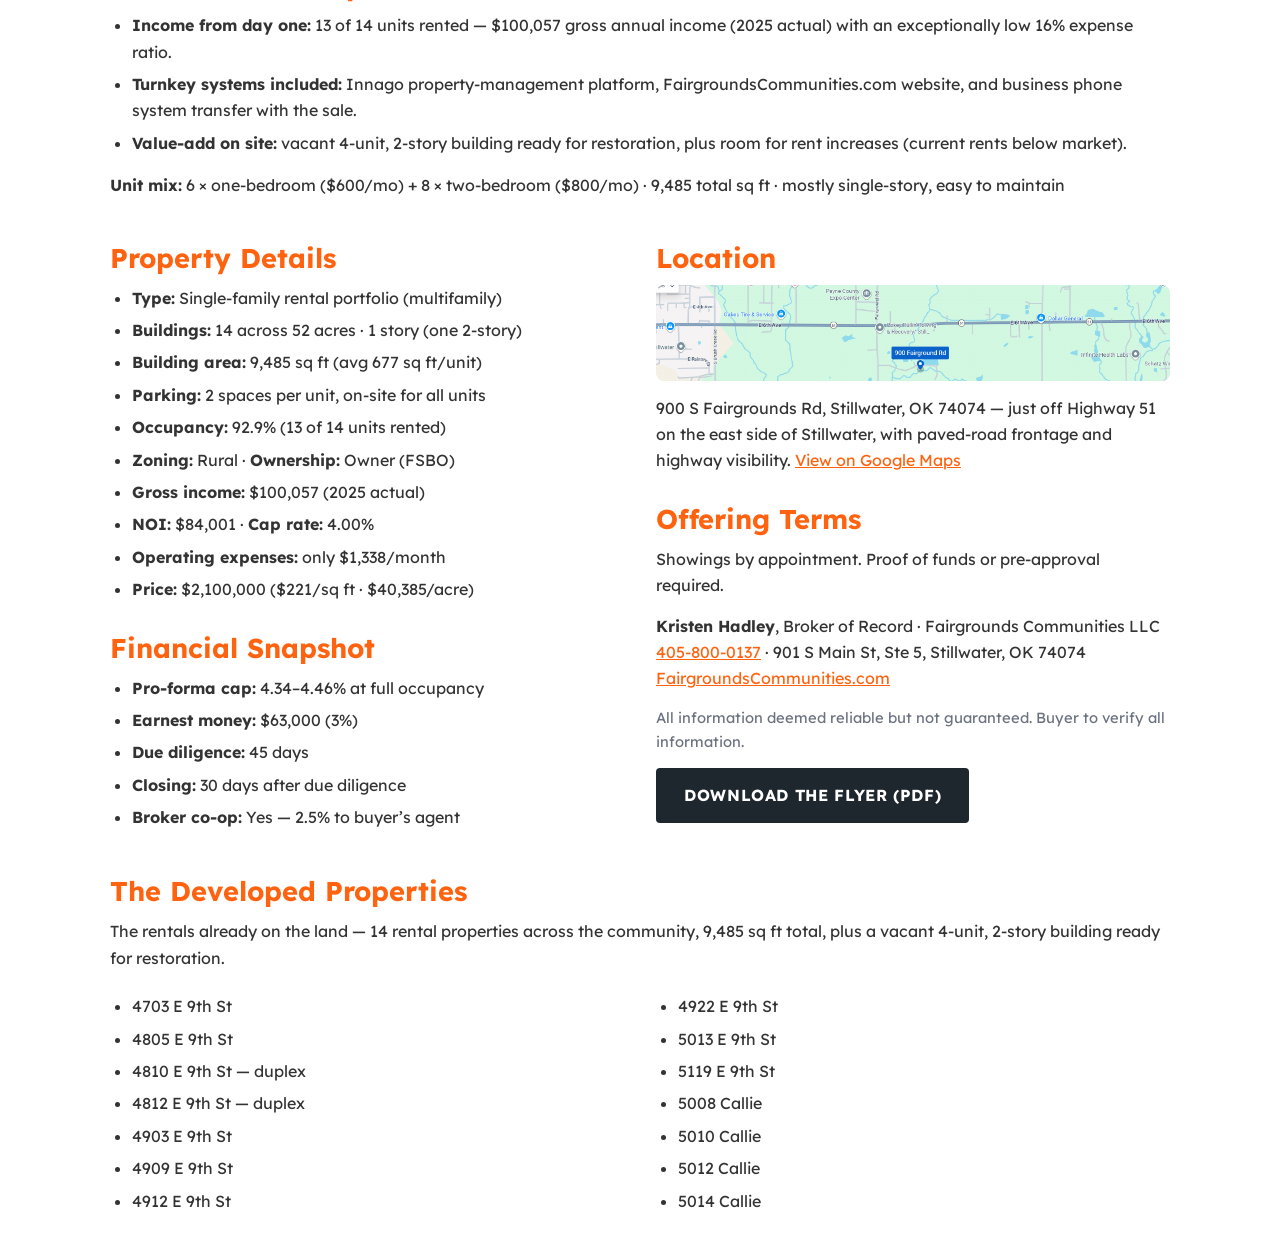
<file: for-sale/index.html>
<!doctype html>
<html lang="en-US"><head><meta charset="UTF-8">
<title>For Sale: 52 Acres of Land with 14 Rental Units, 900 S Fairgrounds Rd, Stillwater, OK – Fairgrounds Communities LLC</title>
<meta name="robots" content="noindex, nofollow">
<meta name="viewport" content="width=device-width, initial-scale=1">
<meta name="theme-color" content="#ff6310">
<link rel="preconnect" href="https://fonts.googleapis.com">
<link rel="preconnect" href="https://fonts.gstatic.com" crossorigin>
<link rel="icon" href="/images/logo.png">
<link rel="stylesheet" href="https://fonts.googleapis.com/css2?family=Lexend:wght@400;500;600;700&display=swap">
<link rel="stylesheet" href="/styles.css">
</head><body>

<main>
<section class="flyer-hero"><div class="wrap">
<p style="letter-spacing:.15em;font-weight:700">FOR SALE &middot; 900 S FAIRGROUNDS RD, STILLWATER, OK 74074</p>
<h1>52 Acres of Prime Land on Fairgrounds Rd</h1>
<p>Land for sale with income-producing rentals already on it &mdash; 40 undeveloped acres for tomorrow, cash flow today</p>
<p class="price">$2,100,000 &middot; $40,385/acre &middot; $150,000/unit</p>
<p><a class="btn btn-orange" href="/for-sale/flyer.pdf">Download the Flyer (PDF)</a></p>
</div></section>
<section style="padding-bottom:0"><div class="wrap">
<figure class="flyer-img-narrow"><a href="https://www.google.com/maps/search/?api=1&query=900+S+Fairgrounds+Rd+Stillwater+OK+74074"><img class="flyer-img" src="/images/aerial-52-acres-boundary.jpg" alt="Satellite view of the 52-acre Fairgrounds Communities property at 900 S Fairgrounds Rd, Stillwater, OK — the green line marks the approximate boundary of the 52 acres for sale, with Fairgrounds Rd along the left edge and the stocked fishing pond and rental homes inside the line"></a><figcaption class="note" style="text-align:center;margin-top:6px">Green line marks the approximate boundary of the 52 acres for sale &mdash; the photo includes surrounding land. Boundary is approximate and for illustration only, not a survey. Satellite imagery &copy; Google, Airbus, Maxar Technologies &mdash; tap the picture to open in Google Maps</figcaption></figure>
</div></section>
<section><div class="wrap">
<div class="stat-grid">
<div class="stat"><b>52</b>Acres</div>
<div class="stat"><b>40</b>Undeveloped acres</div>
<div class="stat"><b>$40,385</b>Per acre</div>
<div class="stat"><b>14</b>Rental units</div>
<div class="stat"><b>93%</b>Occupied</div>
<div class="stat"><b>$84,001</b>NOI</div>
<div class="stat"><b>4.00%</b>Cap rate</div>
<div class="stat"><b>$100,057</b>Gross income (2025 actual)</div>
</div>
<h2>The Land</h2>
<ul>
<li><strong>52 acres</strong> on paved Fairgrounds Road near Highway 51 &mdash; high visibility and easy access, just off Highway 51 on the east side of Stillwater.</li>
<li><strong>40 undeveloped acres</strong> with commercial road frontage &mdash; room to expand, subdivide, or build.</li>
<li><strong>Large stocked fishing pond</strong> &mdash; a rare draw for a rental community and a centerpiece for future development.</li>
<li>Ideal for builders, developers &amp; 1031 buyers.</li>
</ul>
<h2>Income From Day One</h2>
<ul>
<li><strong>Income from day one:</strong> 13 of 14 units rented &mdash; $100,057 gross annual income (2025 actual) with an exceptionally low 16% expense ratio.</li>
<li><strong>Turnkey systems included:</strong> Innago property-management platform, FairgroundsCommunities.com website, and business phone system transfer with the sale.</li>
<li><strong>Value-add on site:</strong> vacant 4-unit, 2-story building ready for restoration, plus room for rent increases (current rents below market).</li>
</ul>
<p><strong>Unit mix:</strong> 6 &times; one-bedroom ($600/mo) + 8 &times; two-bedroom ($800/mo) &middot; 9,485 total sq ft &middot; mostly single-story, easy to maintain</p>
<div class="flyer-cols">
<div>
<h2>Property Details</h2>
<ul>
<li><strong>Type:</strong> Single-family rental portfolio (multifamily)</li>
<li><strong>Buildings:</strong> 14 across 52 acres &middot; 1 story (one 2-story)</li>
<li><strong>Building area:</strong> 9,485 sq ft (avg 677 sq ft/unit)</li>
<li><strong>Parking:</strong> 2 spaces per unit, on-site for all units</li>
<li><strong>Occupancy:</strong> 92.9% (13 of 14 units rented)</li>
<li><strong>Zoning:</strong> Rural &middot; <strong>Ownership:</strong> Owner (FSBO)</li>
<li><strong>Gross income:</strong> $100,057 (2025 actual)</li>
<li><strong>NOI:</strong> $84,001 &middot; <strong>Cap rate:</strong> 4.00%</li>
<li><strong>Operating expenses:</strong> only $1,338/month</li>
<li><strong>Price:</strong> $2,100,000 ($221/sq ft &middot; $40,385/acre)</li>
</ul>
<h2>Financial Snapshot</h2>
<ul>
<li><strong>Pro-forma cap:</strong> 4.34&ndash;4.46% at full occupancy</li>
<li><strong>Earnest money:</strong> $63,000 (3%)</li>
<li><strong>Due diligence:</strong> 45 days</li>
<li><strong>Closing:</strong> 30 days after due diligence</li>
<li><strong>Broker co-op:</strong> Yes &mdash; 2.5% to buyer&rsquo;s agent</li>
</ul>
</div>
<div>
<h2>Location</h2>
<p><a href="https://www.google.com/maps/search/?api=1&query=900+S+Fairgrounds+Rd+Stillwater+OK+74074"><img class="flyer-img" src="/images/flyer-map.png" alt="Google Map showing 900 S Fairgrounds Rd, just off Highway 51 on the east side of Stillwater — tap to open in Google Maps"></a></p>
<p>900 S Fairgrounds Rd, Stillwater, OK 74074 &mdash; just off Highway 51 on the east side of Stillwater, with paved-road frontage and highway visibility. <a href="https://www.google.com/maps/search/?api=1&query=900+S+Fairgrounds+Rd+Stillwater+OK+74074">View on Google Maps</a></p>
<h2>Offering Terms</h2>
<p>Showings by appointment. Proof of funds or pre-approval required.</p>
<p><strong>Kristen Hadley</strong>, Broker of Record &middot; Fairgrounds Communities LLC<br><a href="tel:+14058000137">405-800-0137</a> &middot; 901 S Main St, Ste 5, Stillwater, OK 74074<br><a href="/">FairgroundsCommunities.com</a></p>
<p class="note">All information deemed reliable but not guaranteed. Buyer to verify all information.</p>
<p><a class="btn" href="/for-sale/flyer.pdf">Download the Flyer (PDF)</a></p>
</div>
</div>
<h2>The Developed Properties</h2>
<p>The rentals already on the land &mdash; 14 rental properties across the community, 9,485 sq ft total, plus a vacant 4-unit, 2-story building ready for restoration.</p>
<div class="flyer-cols">
<div><ul>
<li>4703 E 9th St</li>
<li>4805 E 9th St</li>
<li>4810 E 9th St &mdash; duplex</li>
<li>4812 E 9th St &mdash; duplex</li>
<li>4903 E 9th St</li>
<li>4909 E 9th St</li>
<li>4912 E 9th St</li>
</ul></div>
<div><ul>
<li>4922 E 9th St</li>
<li>5013 E 9th St</li>
<li>5119 E 9th St</li>
<li>5008 Callie</li>
<li>5010 Callie</li>
<li>5012 Callie</li>
<li>5014 Callie</li>
</ul></div>
</div>
</div></section>
</main>

</body></html>
</file>
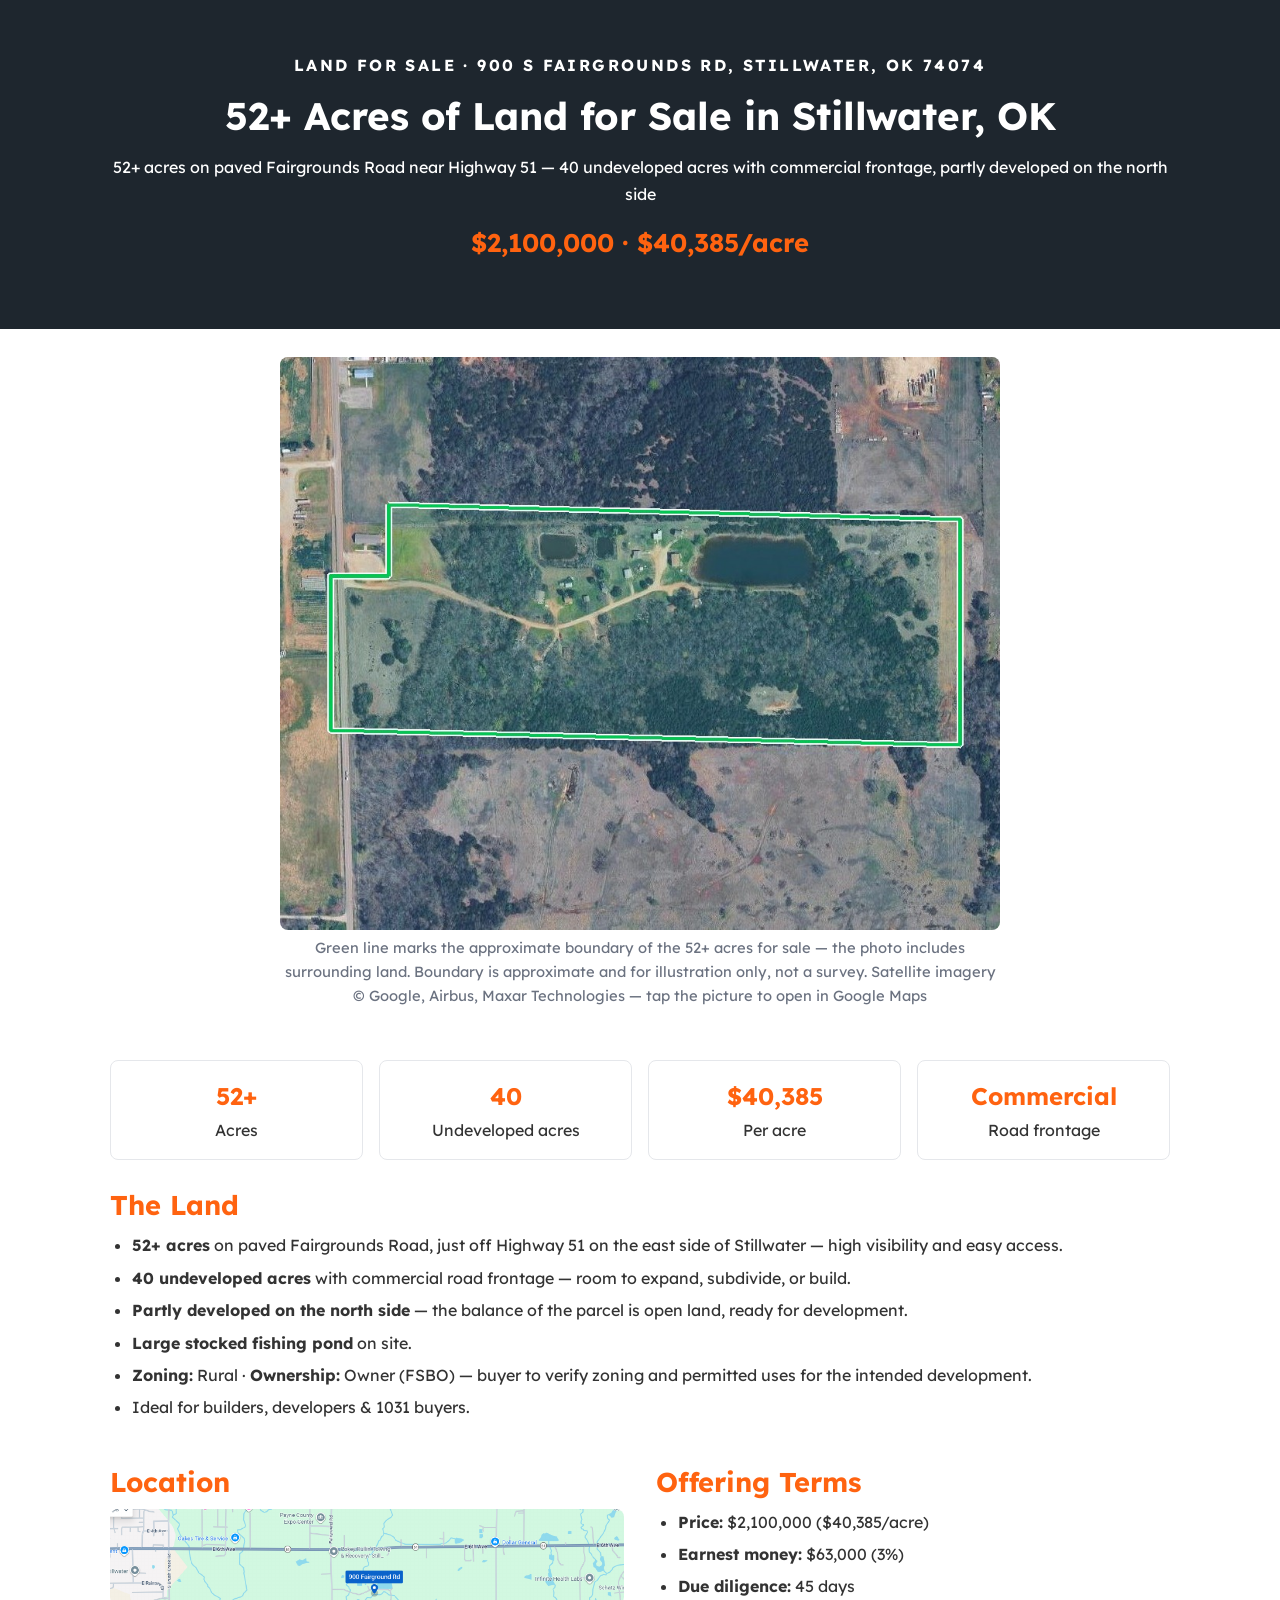
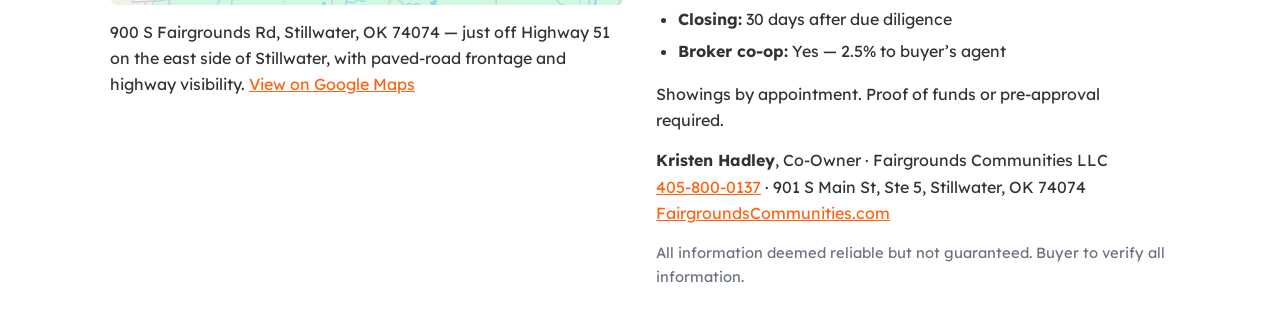
<file: landforsaleinstillwaterok/index.html>
<!doctype html>
<html lang="en-US"><head><meta charset="UTF-8">
<title>Land for Sale in Stillwater, OK – 52+ Acres, 900 S Fairgrounds Rd – Fairgrounds Communities LLC</title>
<meta name="robots" content="noindex, nofollow">
<meta name="viewport" content="width=device-width, initial-scale=1">
<meta name="theme-color" content="#ff6310">
<link rel="preconnect" href="https://fonts.googleapis.com">
<link rel="preconnect" href="https://fonts.gstatic.com" crossorigin>
<link rel="icon" href="/images/logo.png">
<link rel="stylesheet" href="https://fonts.googleapis.com/css2?family=Lexend:wght@400;500;600;700&display=swap">
<link rel="stylesheet" href="/styles.css">
</head><body>

<main>
<section class="flyer-hero"><div class="wrap">
<p style="letter-spacing:.15em;font-weight:700">LAND FOR SALE &middot; 900 S FAIRGROUNDS RD, STILLWATER, OK 74074</p>
<h1>52+ Acres of Land for Sale in Stillwater, OK</h1>
<p>52+ acres on paved Fairgrounds Road near Highway 51 &mdash; 40 undeveloped acres with commercial frontage, partly developed on the north side</p>
<p class="price">$2,100,000 &middot; $40,385/acre</p>
</div></section>
<section style="padding-bottom:0"><div class="wrap">
<figure class="flyer-img-narrow"><a href="https://www.google.com/maps/search/?api=1&query=900+S+Fairgrounds+Rd+Stillwater+OK+74074"><img class="flyer-img" src="/images/aerial-52-acres-boundary.jpg" alt="Satellite view of the 52+ acre parcel at 900 S Fairgrounds Rd, Stillwater, OK — the green line marks the approximate boundary, with Fairgrounds Rd along the left edge and the stocked fishing pond inside the line"></a><figcaption class="note" style="text-align:center;margin-top:6px">Green line marks the approximate boundary of the 52+ acres for sale &mdash; the photo includes surrounding land. Boundary is approximate and for illustration only, not a survey. Satellite imagery &copy; Google, Airbus, Maxar Technologies &mdash; tap the picture to open in Google Maps</figcaption></figure>
</div></section>
<section><div class="wrap">
<div class="stat-grid">
<div class="stat"><b>52+</b>Acres</div>
<div class="stat"><b>40</b>Undeveloped acres</div>
<div class="stat"><b>$40,385</b>Per acre</div>
<div class="stat"><b>Commercial</b>Road frontage</div>
</div>
<h2>The Land</h2>
<ul>
<li><strong>52+ acres</strong> on paved Fairgrounds Road, just off Highway 51 on the east side of Stillwater &mdash; high visibility and easy access.</li>
<li><strong>40 undeveloped acres</strong> with commercial road frontage &mdash; room to expand, subdivide, or build.</li>
<li><strong>Partly developed on the north side</strong> &mdash; the balance of the parcel is open land, ready for development.</li>
<li><strong>Large stocked fishing pond</strong> on site.</li>
<li><strong>Zoning:</strong> Rural &middot; <strong>Ownership:</strong> Owner (FSBO) &mdash; buyer to verify zoning and permitted uses for the intended development.</li>
<li>Ideal for builders, developers &amp; 1031 buyers.</li>
</ul>
<div class="flyer-cols">
<div>
<h2>Location</h2>
<p><a href="https://www.google.com/maps/search/?api=1&query=900+S+Fairgrounds+Rd+Stillwater+OK+74074"><img class="flyer-img" src="/images/flyer-map.png" alt="Google Map showing 900 S Fairgrounds Rd, just off Highway 51 on the east side of Stillwater — tap to open in Google Maps"></a></p>
<p>900 S Fairgrounds Rd, Stillwater, OK 74074 &mdash; just off Highway 51 on the east side of Stillwater, with paved-road frontage and highway visibility. <a href="https://www.google.com/maps/search/?api=1&query=900+S+Fairgrounds+Rd+Stillwater+OK+74074">View on Google Maps</a></p>
</div>
<div>
<h2>Offering Terms</h2>
<ul>
<li><strong>Price:</strong> $2,100,000 ($40,385/acre)</li>
<li><strong>Earnest money:</strong> $63,000 (3%)</li>
<li><strong>Due diligence:</strong> 45 days</li>
<li><strong>Closing:</strong> 30 days after due diligence</li>
<li><strong>Broker co-op:</strong> Yes &mdash; 2.5% to buyer&rsquo;s agent</li>
</ul>
<p>Showings by appointment. Proof of funds or pre-approval required.</p>
<p><strong>Kristen Hadley</strong>, Co-Owner &middot; Fairgrounds Communities LLC<br><a href="tel:+14058000137">405-800-0137</a> &middot; 901 S Main St, Ste 5, Stillwater, OK 74074<br><a href="/">FairgroundsCommunities.com</a></p>
<p class="note">All information deemed reliable but not guaranteed. Buyer to verify all information.</p>
</div>
</div>
</div></section>
</main>

</body></html>
</file>
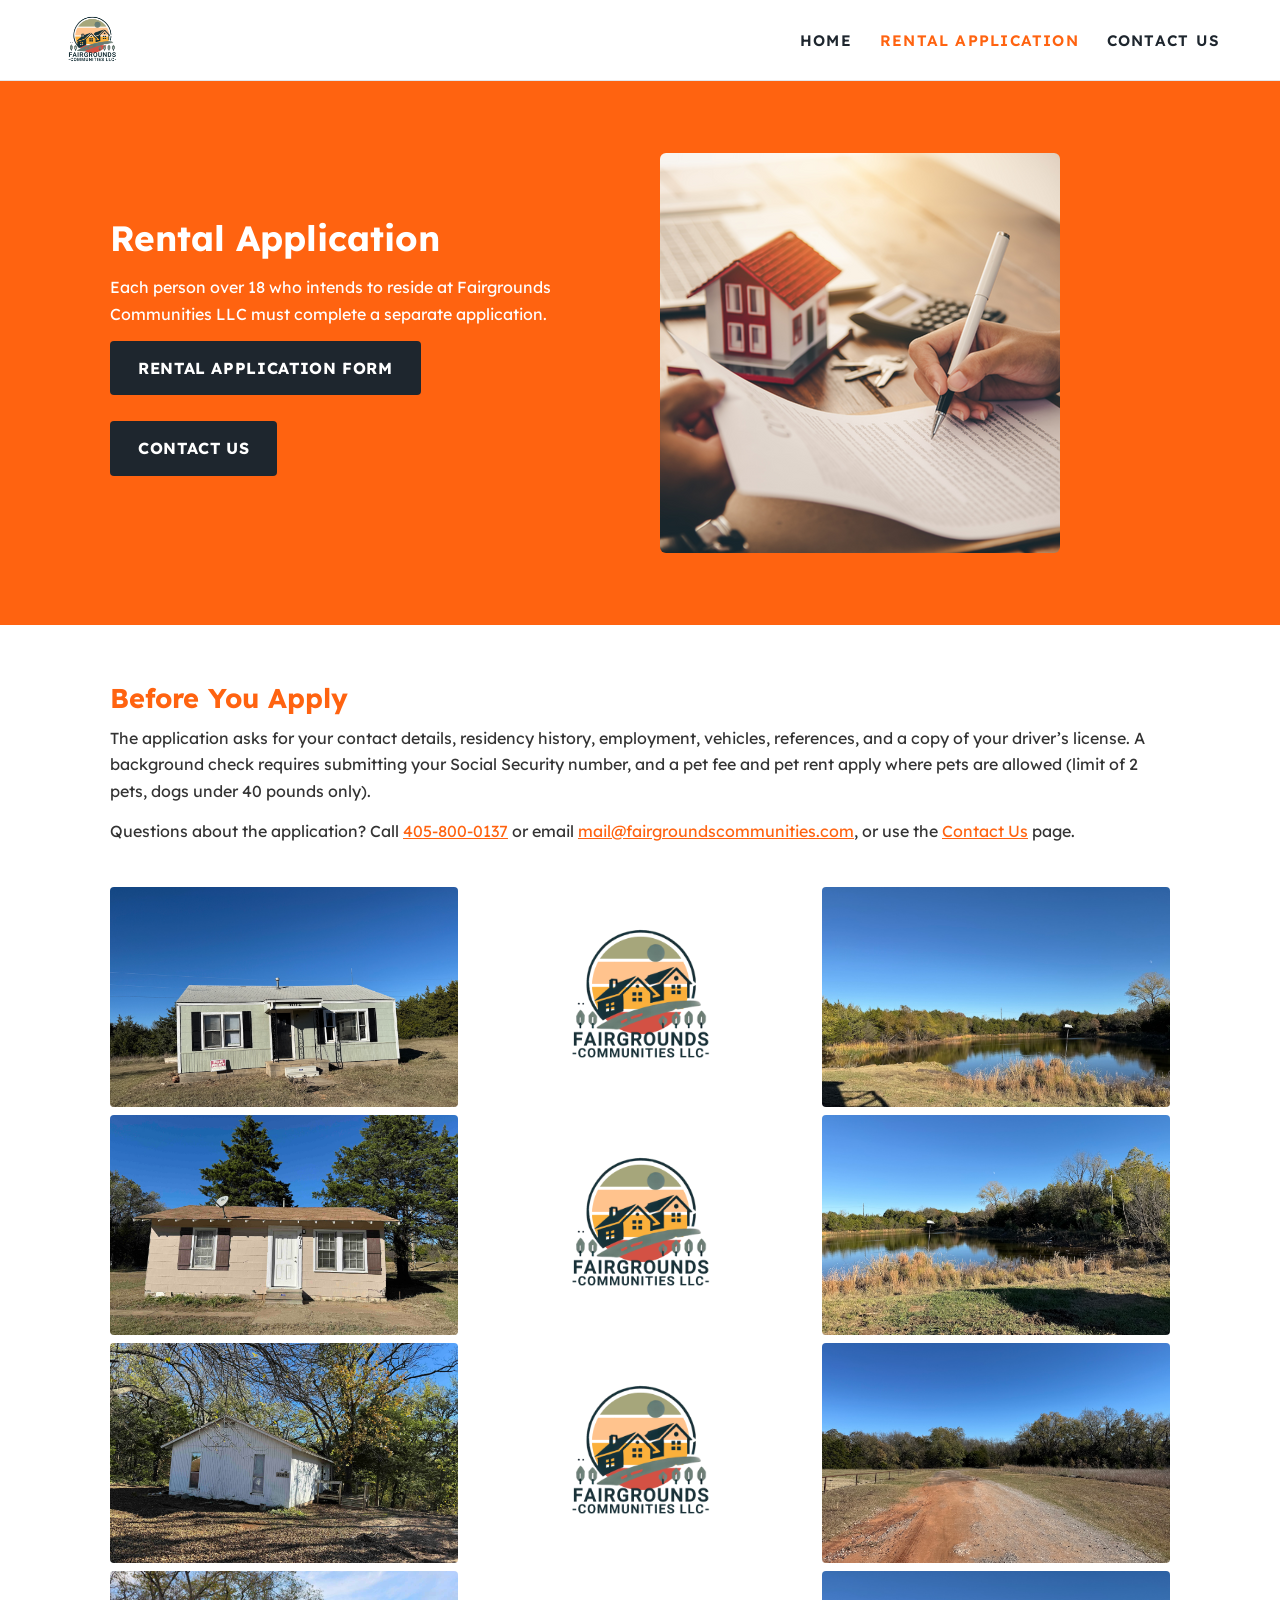
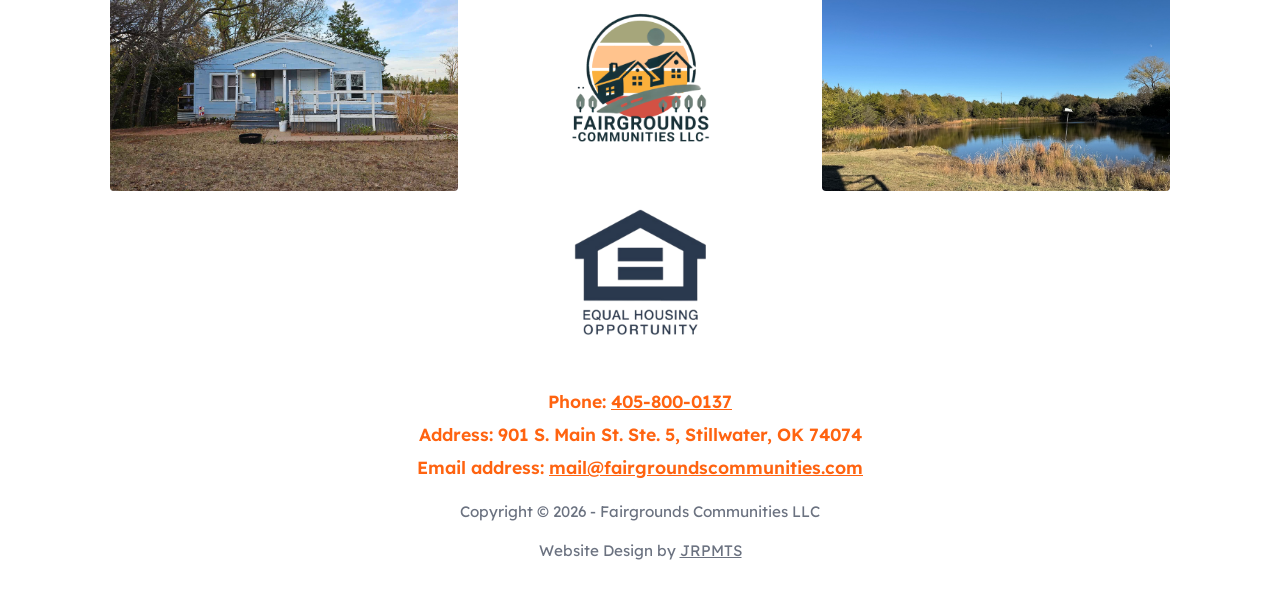
<file: services/index.html>
<!doctype html>
<html lang="en-US"><head><meta charset="UTF-8">
<title>Rental Application – Fairgrounds Communities LLC</title>
<meta name="robots" content="noindex, nofollow">
<meta name="viewport" content="width=device-width, initial-scale=1">
<meta name="theme-color" content="#ff6310">
<link rel="preconnect" href="https://fonts.googleapis.com">
<link rel="preconnect" href="https://fonts.gstatic.com" crossorigin>
<link rel="icon" href="/images/logo.png">
<link rel="stylesheet" href="https://fonts.googleapis.com/css2?family=Lexend:wght@400;500;600;700&display=swap">
<link rel="stylesheet" href="/styles.css">
</head><body>
<header class="site"><div class="header-inner">
<a class="logo" href="/"><img src="/images/logo.png" alt="Fairgrounds Communities LLC logo" width="500" height="500"></a>
<button class="menu-toggle" type="button" aria-label="Open menu">Menu</button>
<nav class="main" aria-label="Main navigation"><ul><li><a href="/" class="">Home</a></li><li><a href="/services/" class="active">Rental Application</a></li><li><a href="/contact/" class="">Contact Us</a></li></ul></nav>
</div></header>
<main>
<section class="app-band" style="padding:72px 0"><div class="wrap"><div>
<h1 style="color:#fff">Rental Application</h1>
<p>Each person over 18 who intends to reside at Fairgrounds Communities LLC must complete a separate application.</p>
<p><a class="btn" href="https://opnform.com/forms/fairgrounds-communities-rental-application-ruu3rn">Rental Application Form</a></p>
<p><a class="btn" href="/contact/" style="margin-top:12px">Contact Us</a></p>
</div><div>
<img class="signing" src="/images/application-signing.png" alt="Signing a rental application at a desk, with a model house, calculator and keys" loading="lazy" decoding="async">
</div></div></section>
<section><div class="wrap">
<h2>Before You Apply</h2>
<p>The application asks for your contact details, residency history, employment, vehicles, references, and a copy of your driver&rsquo;s license. A background check requires submitting your Social Security number, and a pet fee and pet rent apply where pets are allowed (limit of 2 pets, dogs under 40 pounds only).</p>
<p>Questions about the application? Call <a href="tel:+14058000137">405-800-0137</a> or email <a href="mailto:mail@fairgroundscommunities.com">mail@fairgroundscommunities.com</a>, or use the <a href="/contact/">Contact Us</a> page.</p>
</div></section>
</main>
<footer class="site">
<div class="tile-grid"><img src="/images/house-5012.jpeg" alt="5012 Callie Ln" loading="lazy" decoding="async"><img src="/images/logo.png" alt="Fairgrounds Communities LLC logo" loading="lazy" decoding="async" class="logo-tile"><img src="/images/pond2.jpeg" alt="Fairgrounds Communities pond" loading="lazy" decoding="async"><img src="/images/house-4912.jpeg" alt="4912 E 9th St" loading="lazy" decoding="async"><img src="/images/logo.png" alt="Fairgrounds Communities LLC logo" loading="lazy" decoding="async" class="logo-tile"><img src="/images/pond1.jpeg" alt="Fairgrounds Communities pond" loading="lazy" decoding="async"><img src="/images/house-4909.jpeg" alt="4909 E 9th St" loading="lazy" decoding="async"><img src="/images/logo.png" alt="Fairgrounds Communities LLC logo" loading="lazy" decoding="async" class="logo-tile"><img src="/images/entrance.jpg" alt="Fairgrounds Communities entrance, 9th St" loading="lazy" decoding="async"><img src="/images/duplex-4812.jpg" alt="4812 E 9th St duplex" loading="lazy" decoding="async"><img src="/images/logo.png" alt="Fairgrounds Communities LLC logo" loading="lazy" decoding="async" class="logo-tile"><img src="/images/pond2.jpeg" alt="Fairgrounds Communities pond" loading="lazy" decoding="async"></div>
<div class="footer-equal"><img src="/images/equal-opp.png" alt="Equal Housing Opportunity logo" loading="lazy" decoding="async"></div>
<div class="footer-contact">
Phone: <a href="tel:+14058000137">405-800-0137</a><br>
Address: 901 S. Main St. Ste. 5, Stillwater, OK 74074<br>
Email address: <a href="mailto:mail@fairgroundscommunities.com">mail@fairgroundscommunities.com</a>
</div>
<div class="footer-copy">
<p>Copyright &copy; 2026 - Fairgrounds Communities LLC</p>
<p>Website Design by <a href="https://jrpmts.com/">JRPMTS</a></p>
</div>
</footer>
<script src="/script.js"></script>
</body></html>
</file>
<file: styles.css>
/* Fairgrounds Communities — static duplicate. Colours from the original:
   bright orange #ff6310, dark navy #1E262E, slate body text, green #105b00
   submit buttons. Font is Lexend, as on the original. */
*{box-sizing:border-box}
html{-webkit-text-size-adjust:100%}
body{margin:0;font-family:'Lexend',Arial,sans-serif;color:#333;line-height:1.65;background:#fff;overflow-x:hidden}
h1,h2,h3{font-family:'Lexend',Arial,sans-serif;line-height:1.25;color:#ff6310}
h1{font-size:2.2rem;margin:0 0 14px}
h2{font-size:1.7rem;margin:28px 0 10px}
h3{font-size:1.25rem;margin:22px 0 8px}
a{color:#ff6310}
img{max-width:100%;height:auto;display:block}
.wrap{max-width:1100px;margin:0 auto;padding:0 20px}
section{padding:28px 0}
p{margin:0 0 14px}
ul{margin:8px 0 16px;padding-left:22px}
li{margin:6px 0}
/* heading rule: thick, short, rounded orange rule, as on the original */
.rule{width:67%;max-width:420px;height:10px;background:#ff6310;border-radius:5px;margin:6px 0 18px}
/* header */
header.site{position:sticky;top:0;z-index:50;background:#fff;border-bottom:1px solid #e5e7eb}
.header-inner{display:flex;align-items:center;gap:24px;max-width:1200px;margin:0 auto;padding:8px 20px}
.logo img{height:64px;width:auto}
nav.main{margin-left:auto}
nav.main ul{display:flex;gap:28px;list-style:none;margin:0;padding:0;flex-wrap:wrap}
nav.main a{text-decoration:none;font-weight:600;color:#1E262E;text-transform:uppercase;letter-spacing:.08em;font-size:.95rem}
nav.main a.active,nav.main a:hover{color:#ff6310}
.menu-toggle{display:none;background:#1E262E;color:#fff;border:0;padding:10px 14px;border-radius:4px;cursor:pointer;margin-left:auto;font:inherit}
/* buttons */
.btn{display:inline-block;background:#1E262E;color:#fff!important;text-decoration:none;padding:14px 28px;font-weight:700;border-radius:4px;border:0;cursor:pointer;text-transform:uppercase;letter-spacing:.04em}
.btn:hover{background:#ff6310}
.btn-orange{background:#ff6310}.btn-orange:hover{background:#1E262E}
/* welcome */
.welcome{display:grid;grid-template-columns:1.15fr .85fr;gap:40px;align-items:center}
.welcome .big-logo img{width:100%;max-width:520px;margin:0 auto}
.logos-row{display:flex;flex-wrap:wrap;gap:32px;align-items:center;justify-content:center;padding:10px 0}
.logos-row img{max-height:120px;width:auto}
.logos-row img.tall{max-height:170px}
/* photo band */
.photo-band{padding:0}
.photo-band img{width:100%;height:420px;object-fit:cover}
/* orange application band */
.app-band{background:#ff6310;color:#fff;padding:56px 0}
.app-band .wrap{display:grid;grid-template-columns:1fr 1fr;gap:40px;align-items:center}
.app-band img.signing{max-width:400px;width:100%;border-radius:6px}
.app-band img.band-logo{max-width:340px;width:100%;margin:0 auto 20px;background:#fff;border-radius:8px;padding:8px}
.app-band p{color:#fff}
/* info cards */
.cards{display:grid;grid-template-columns:1fr 1fr;gap:24px}
.card{border:1px solid #e5e7eb;border-radius:8px;padding:20px 22px}
.card h3{margin-top:0}
/* forms */
form.site-form{max-width:680px}
form.site-form label{display:block;font-weight:600;margin:16px 0 4px}
form.site-form input,form.site-form textarea,form.site-form select{width:100%;padding:12px 16px;border:1px solid #1e73be;border-radius:999px;font:inherit;color:#333;background:#fff}
form.site-form textarea,form.site-form select{border-radius:12px}
form.site-form.maint input,form.site-form.maint textarea,form.site-form.maint select{border-color:#dbdbdb}
form.site-form button[type=submit]{margin-top:22px;background:#105b00;color:#fff;border:0;padding:13px 34px;border-radius:999px;font:inherit;font-weight:700;cursor:pointer;text-transform:uppercase}
form.site-form button[type=submit]:hover{background:#000}
.note{font-size:.92rem;color:#6b7280}
/* contact info box: each detail on its own row so long links never dangle */
.info-box{border:1px solid #e5e7eb;border-radius:8px;overflow:hidden;margin:18px 0}
.info-row{display:flex;gap:16px;padding:12px 16px;border-top:1px solid #e5e7eb}
.info-row:first-child{border-top:0}
.info-row:nth-child(odd){background:#f9fafb}
.info-label{flex:0 0 190px;font-weight:700;color:#1E262E}
.info-value{flex:1;min-width:0;overflow-wrap:anywhere}
.maint-list{margin:8px 0 16px}
@media(max-width:820px){
  .info-row{flex-direction:column;gap:2px}
}
/* footer */
footer.site{background:#fff;padding:0 0 28px}
.tile-grid{display:grid;grid-template-columns:repeat(3,1fr);gap:8px;max-width:1100px;margin:0 auto;padding:0 20px}
.tile-grid img{width:100%;height:220px;object-fit:cover;border-radius:4px}
.tile-grid img.logo-tile{object-fit:contain;padding:18px;background:#fff}
.footer-contact{text-align:center;padding:28px 20px 8px;color:#ff6310;font-weight:600;font-size:1.1rem;line-height:1.9}
.footer-contact a{color:#ff6310}
.footer-equal{text-align:center;padding:6px 0 10px}
.footer-equal img{max-width:150px;margin:0 auto}
.footer-copy{text-align:center;color:#6b7280;font-size:.95rem;padding:6px 20px}
.footer-copy a{color:#6b7280}
/* for-sale page */
.flyer-hero{background:#1E262E;color:#fff;padding:52px 0;text-align:center}
.flyer-hero h1{color:#fff;font-size:2.4rem}
.flyer-hero .price{font-size:1.6rem;font-weight:700;color:#ff6310}
.stat-grid{display:grid;grid-template-columns:repeat(4,1fr);gap:16px;margin:24px 0}
.stat{border:1px solid #e5e7eb;border-radius:8px;padding:16px;text-align:center}
.stat b{display:block;font-size:1.5rem;color:#ff6310}
.flyer-cols{display:grid;grid-template-columns:1fr 1fr;gap:32px}
.flyer-img{width:100%;border-radius:8px;display:block}
figure.flyer-img-narrow{max-width:720px;margin:0 auto}
@media(max-width:820px){
  .menu-toggle{display:block;min-height:44px}
  nav.main{display:none;width:100%}
  nav.main.open{display:block}
  nav.main ul{flex-direction:column;gap:10px;padding:12px 0}
  nav.main a{display:block;padding:10px 0}
  .header-inner{flex-wrap:wrap;gap:12px;padding:8px 16px}
  .logo img{height:52px}
  .welcome{grid-template-columns:1fr}
  .app-band .wrap{grid-template-columns:1fr}
  .cards{grid-template-columns:1fr}
  .flyer-cols{grid-template-columns:1fr}
  .stat-grid{grid-template-columns:repeat(2,1fr)}
  .tile-grid{grid-template-columns:repeat(2,1fr)}
  .tile-grid img{height:170px}
  .photo-band img{height:260px}
  h1{font-size:1.8rem}
  .btn{display:block;text-align:center}
}
</file>
